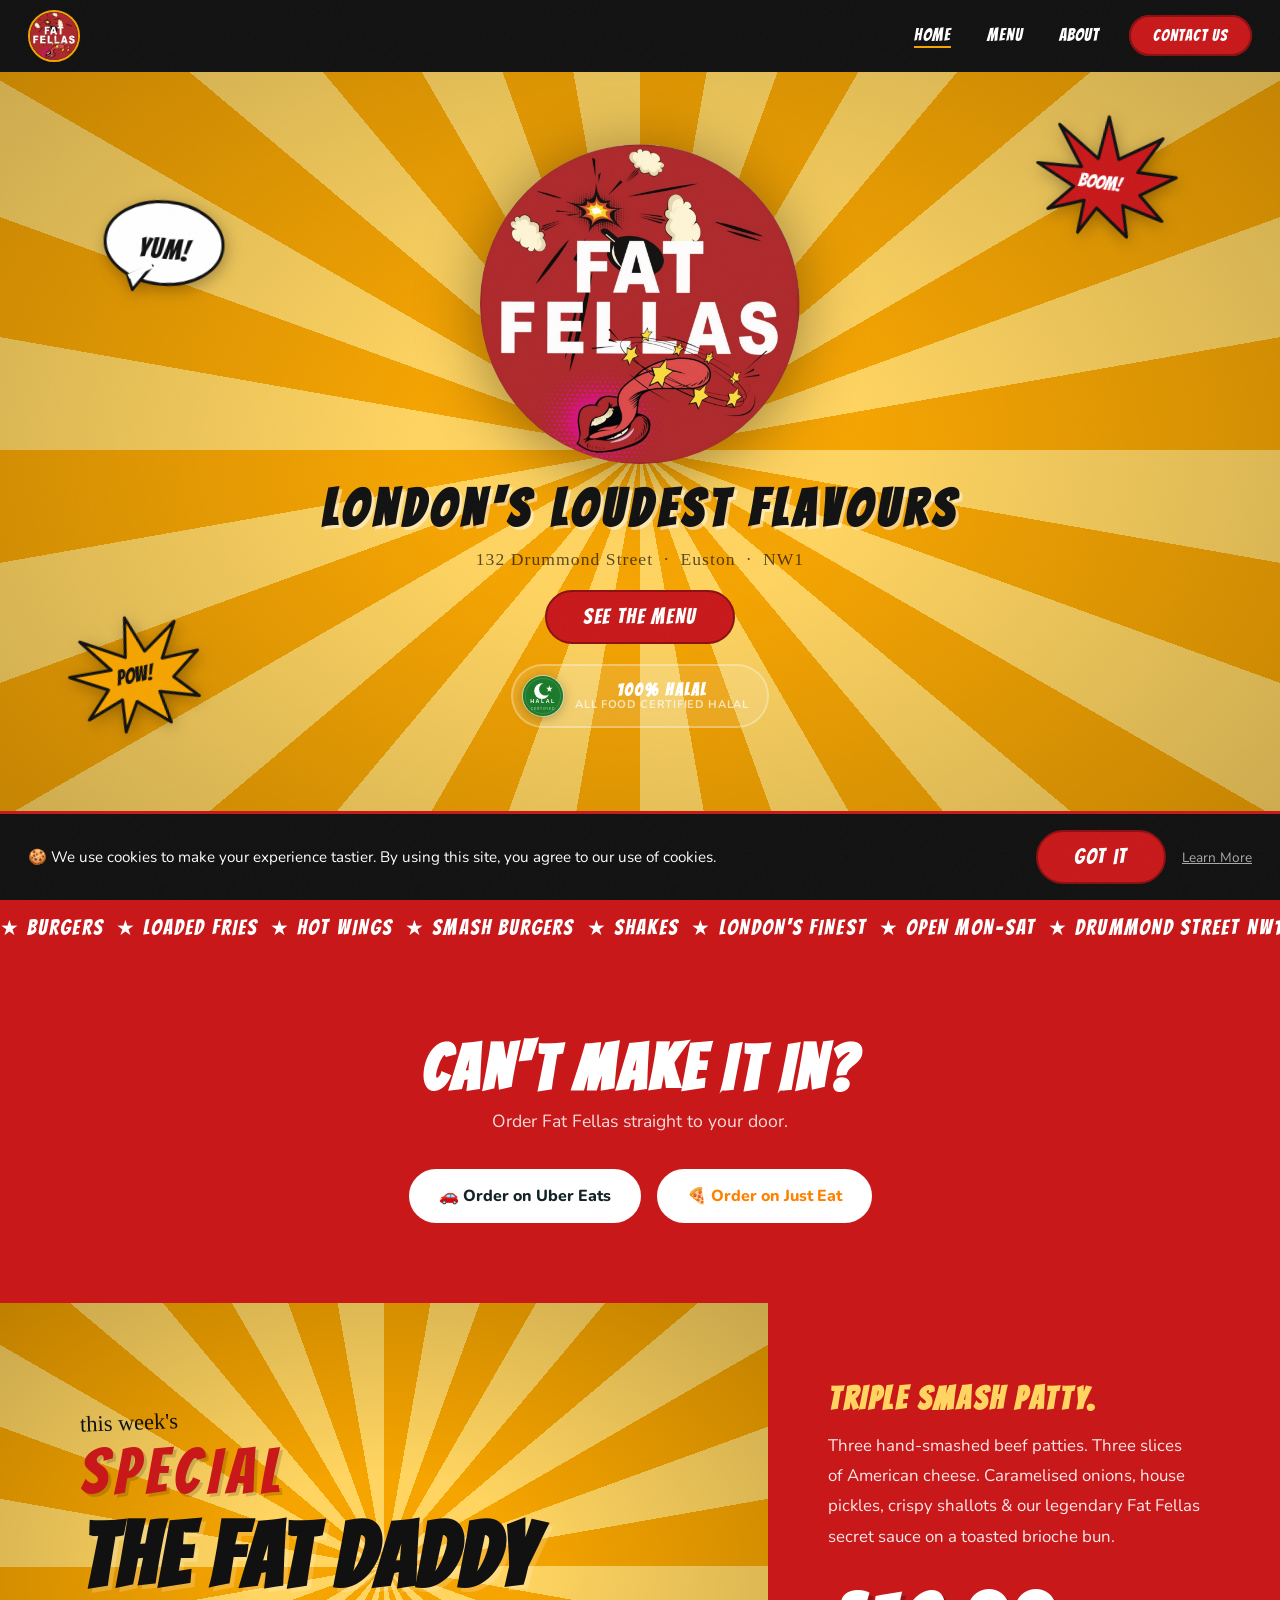
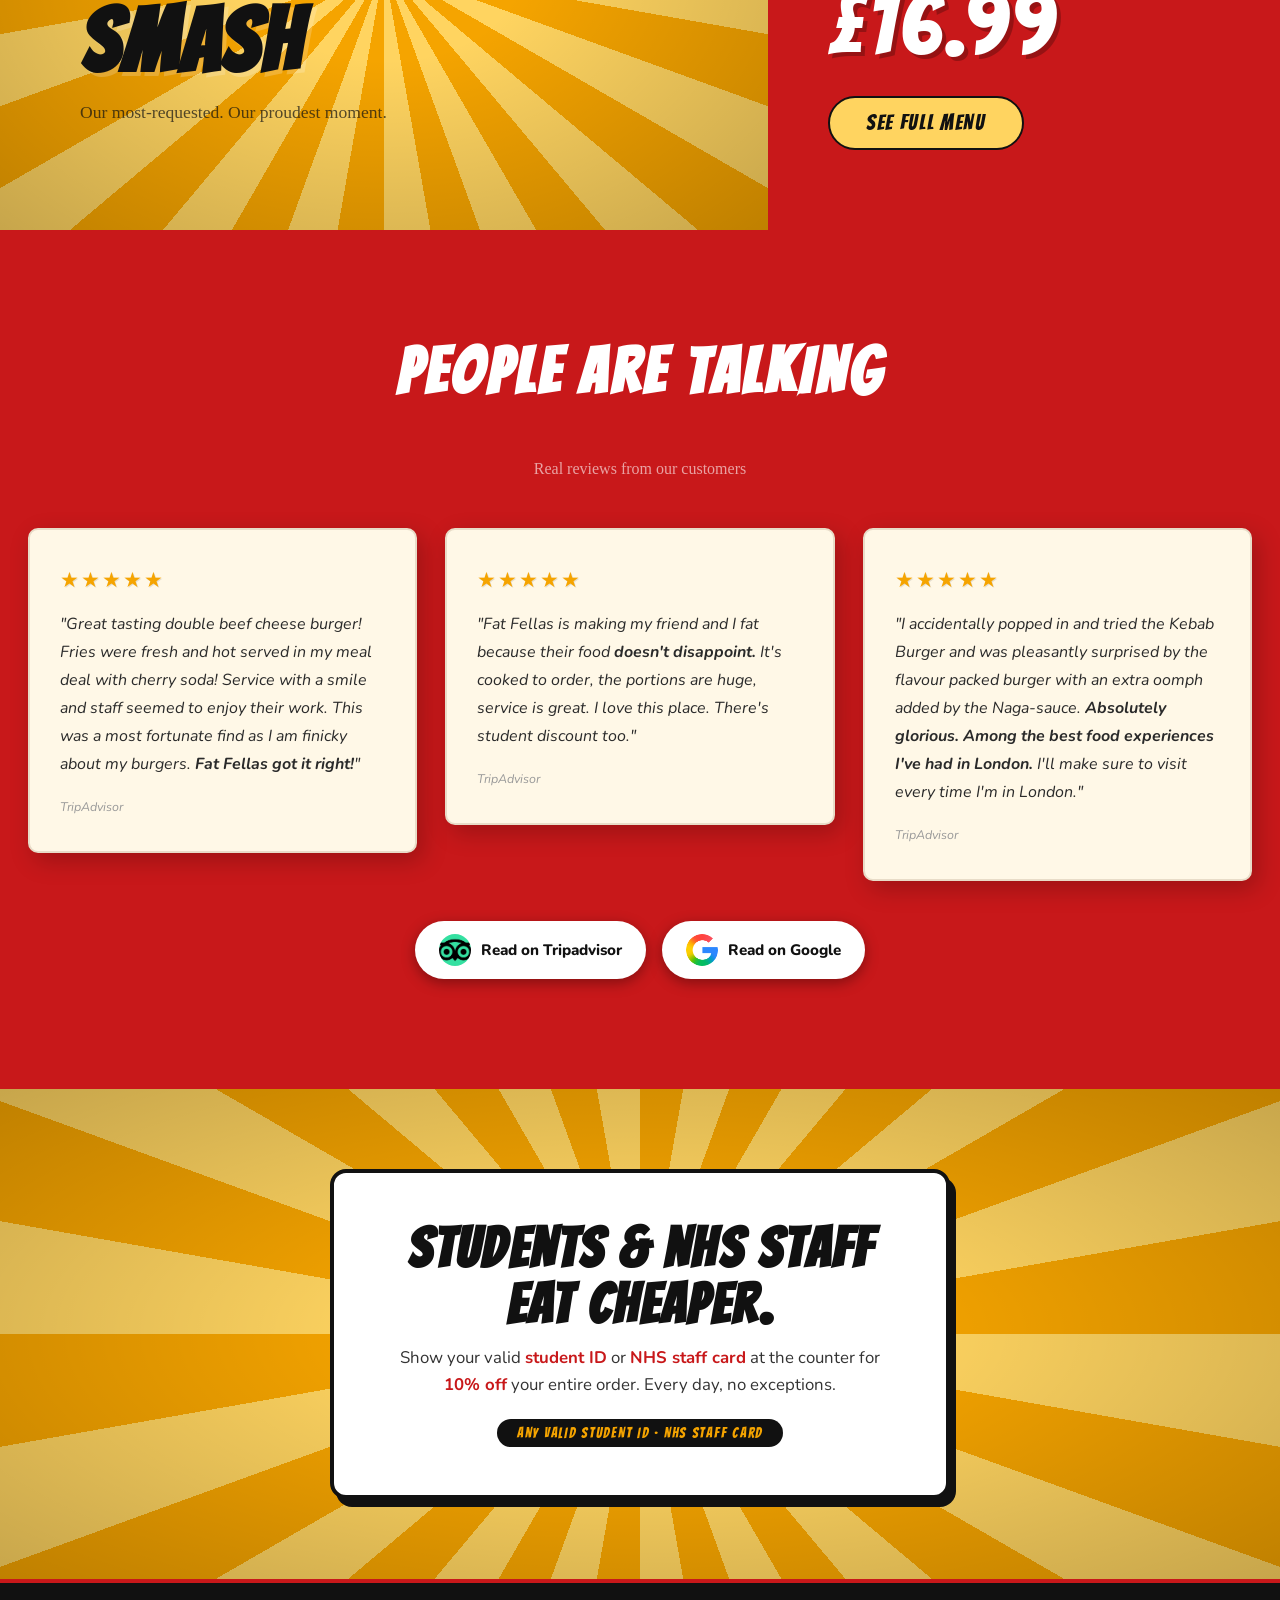
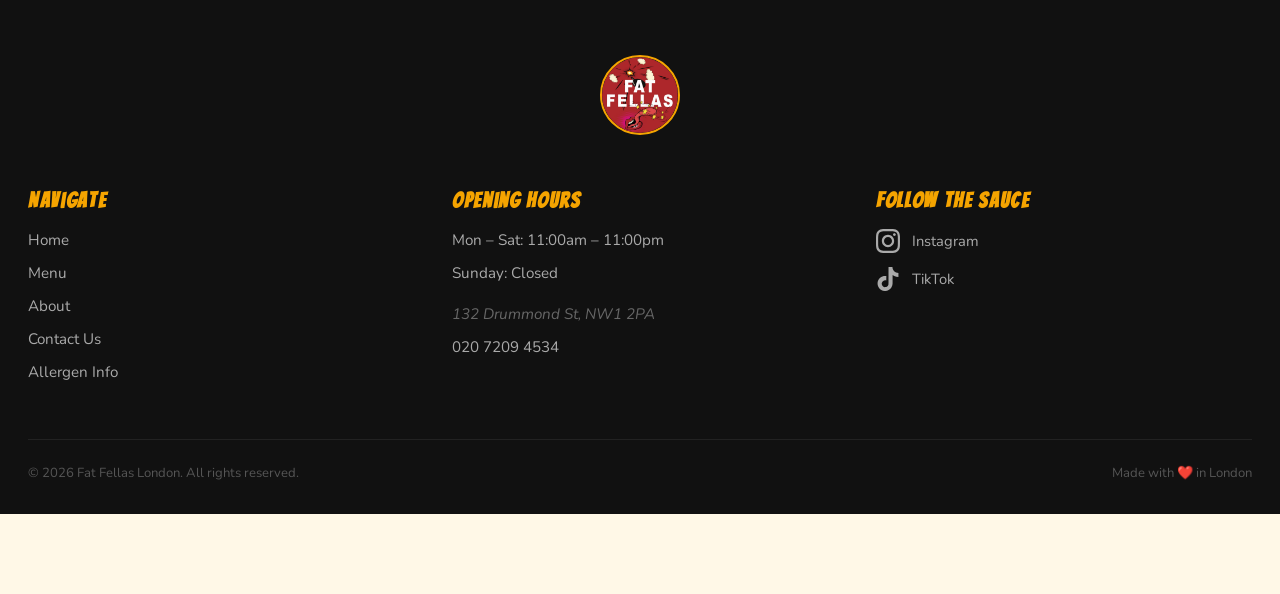
<file: index.html>
<!DOCTYPE html>
<html lang="en">
<head>
  <meta charset="UTF-8" />
  <meta name="viewport" content="width=device-width, initial-scale=1.0" />
  <title>Fat Fellas | London's Loudest Flavours | Drummond Street</title>
  <meta name="description" content="Fat Fellas — London's boldest smash burgers and loaded fries on Drummond Street, Euston NW1. 100% Halal. Open Mon–Sat 11am–11pm." />
  <link rel="canonical" href="https://fatfellaslondon.netlify.app/index.html" />
  <meta property="og:title" content="Fat Fellas | London's Loudest Flavours" />
  <meta property="og:description" content="Smash burgers, loaded fries and hot wings on Drummond Street, Euston. 100% Halal certified." />
  <meta property="og:image" content="https://fatfellaslondon.netlify.app/assets/logo.png" />
  <meta property="og:url" content="https://fatfellaslondon.netlify.app" />
  <meta property="og:type" content="restaurant" />
  <meta name="twitter:card" content="summary_large_image" />
  <link rel="icon" type="image/png" href="./assets/logo.png" />
  <link rel="preconnect" href="https://fonts.googleapis.com" />
  <link rel="preconnect" href="https://fonts.gstatic.com" crossorigin />
  <link href="https://fonts.googleapis.com/css2?family=Bangers&family=Nunito:ital,wght@0,400;0,600;0,700;0,800;1,400;1,700&family=Permanent+Marker&display=swap" rel="stylesheet" />
  <link rel="stylesheet" href="styles.css" />
  <script type="application/ld+json">
{
  "@context": "https://schema.org",
  "@type": "Restaurant",
  "name": "Fat Fellas",
  "image": "https://fatfellaslondon.netlify.app/assets/logo.png",
  "url": "https://fatfellaslondon.netlify.app",
  "telephone": "+442072094534",
  "address": {
    "@type": "PostalAddress",
    "streetAddress": "132 Drummond Street",
    "addressLocality": "London",
    "postalCode": "NW1 2PA",
    "addressCountry": "GB"
  },
  "geo": {
    "@type": "GeoCoordinates",
    "latitude": 51.5267,
    "longitude": -0.1367
  },
  "openingHoursSpecification": [
    {
      "@type": "OpeningHoursSpecification",
      "dayOfWeek": ["Monday","Tuesday","Wednesday","Thursday","Friday","Saturday"],
      "opens": "11:00",
      "closes": "23:00"
    }
  ],
  "servesCuisine": ["Burgers", "American", "Halal"],
  "priceRange": "££",
  "currenciesAccepted": "GBP",
  "paymentAccepted": "Cash, Credit Card",
  "hasMenu": "https://fatfellaslondon.netlify.app/menu.html",
  "sameAs": [
    "https://www.instagram.com/fatfellaslondon",
    "https://www.tiktok.com/@fatfellaslondon"
  ]
}
</script>
</head>
<body>

  <div class="grain" aria-hidden="true"></div>

  <!-- ===================== NAVIGATION ===================== -->
  <nav class="navbar" role="navigation" aria-label="Main navigation">
    <div class="nav-container">
      <a href="index.html" class="nav-logo"><img src="./assets/logo.png" alt="Fat Fellas" width="52" height="52"/></a>
      <ul class="nav-links" role="list">
        <li><a href="index.html" class="nav-link">Home</a></li>
        <li><a href="menu.html" class="nav-link">Menu</a></li>
        <li><a href="about.html" class="nav-link">About</a></li>
        <!-- <li><a href="gallery.html" class="nav-link">Gallery</a></li> -->
        <li><a href="find-us.html" class="nav-link nav-book">Contact Us</a></li>

      </ul>
      <button class="hamburger" aria-label="Toggle navigation menu" aria-expanded="false" aria-controls="mobile-menu">
        <span></span><span></span><span></span>
      </button>
    </div>
  </nav>

  <div class="mobile-menu" id="mobile-menu" role="dialog" aria-label="Mobile navigation">
    <ul role="list">
      <li><a href="index.html">Home</a></li>
      <li><a href="menu.html">Menu</a></li>
      <li><a href="about.html">About</a></li>
      <!-- <li><a href="gallery.html">Gallery</a></li> -->
      <li><a href="find-us.html" class="mobile-book">Contact Us</a></li>

    </ul>
  </div>

  <main>

    <!-- ===================== HERO ===================== -->
    <section id="hero" class="hero sunburst-bg" aria-label="Hero section">

      <!-- Floating comic speech bubbles -->
      <div class="comic-bubble boom" aria-hidden="true">
        <svg viewBox="0 0 150 130" xmlns="http://www.w3.org/2000/svg">
          <polygon points="75,8 90,48 130,22 110,58 148,58 115,80 140,102 100,92 108,122 75,98 60,124 62,92 28,105 50,80 12,62 55,60 28,22 70,50" fill="#C8181A" stroke="#111111" stroke-width="3" stroke-linejoin="round"/>
          <text x="75" y="72" font-family="Bangers, cursive" font-size="19" fill="#ffffff" text-anchor="middle" dominant-baseline="middle" letter-spacing="0">BOOM!</text>
        </svg>
      </div>

      <div class="comic-bubble pow" aria-hidden="true">
        <svg viewBox="0 0 140 120" xmlns="http://www.w3.org/2000/svg">
          <polygon points="70,6 84,42 118,18 100,52 136,50 108,72 130,95 92,84 98,116 68,90 52,118 54,86 18,100 42,74 6,55 48,55 22,22 64,45" fill="#F5A400" stroke="#111111" stroke-width="3" stroke-linejoin="round"/>
          <text x="70" y="64" font-family="Bangers, cursive" font-size="21" fill="#111111" text-anchor="middle" dominant-baseline="middle" letter-spacing="0">POW!</text>
        </svg>
      </div>

      <div class="comic-bubble yum" aria-hidden="true">
        <svg viewBox="0 0 130 110" xmlns="http://www.w3.org/2000/svg">
          <ellipse cx="62" cy="46" rx="60" ry="42" fill="#ffffff" stroke="#111111" stroke-width="3"/>
          <polygon points="28,82 52,70 34,96" fill="#ffffff" stroke="#111111" stroke-width="3" stroke-linejoin="round"/>
          <line x1="29" y1="83" x2="52" y2="70" stroke="#ffffff" stroke-width="5"/>
          <text x="62" y="52" font-family="Bangers, cursive" font-size="28" fill="#111111" text-anchor="middle" dominant-baseline="middle" letter-spacing="1">YUM!</text>
        </svg>
      </div>

      <!-- Hero Content -->
      <div class="hero-content">
        <img src="./assets/logo.png" alt="Fat Fellas" class="hero-logo" width="300" height="300" />
        <h1 class="hero-tagline">LONDON'S LOUDEST FLAVOURS</h1>
        <p class="hero-location">132 Drummond Street &nbsp;·&nbsp; Euston &nbsp;·&nbsp; NW1</p>
        <div class="hero-ctas">
          <a href="menu.html" class="btn btn-red">SEE THE MENU</a>
        </div>
        <!-- Halal badge -->
        <div class="hero-halal" aria-label="100% Halal">
          <div class="halal-badge">
            <svg class="halal-svg" viewBox="0 0 90 90" xmlns="http://www.w3.org/2000/svg" aria-hidden="true">
              <circle cx="45" cy="45" r="42" fill="#1a7a28" stroke="rgba(255,255,255,0.6)" stroke-width="2"/>
              <circle cx="45" cy="45" r="36" fill="none" stroke="rgba(255,255,255,0.2)" stroke-width="1.5"/>
              <circle cx="43" cy="35" r="16" fill="white"/>
              <circle cx="50" cy="31" r="13" fill="#1a7a28"/>
              <polygon points="58,23 59.5,28 64.5,28 60.5,31.5 62,36.5 58,33.5 54,36.5 55.5,31.5 51.5,28 56.5,28" fill="white"/>
              <text x="45" y="60" font-family="Arial,sans-serif" font-size="11" fill="white" text-anchor="middle" font-weight="900" letter-spacing="3">HALAL</text>
              <text x="45" y="73" font-family="Arial,sans-serif" font-size="7" fill="rgba(255,255,255,0.75)" text-anchor="middle" letter-spacing="1.5">CERTIFIED</text>
            </svg>
            <div class="halal-badge-text">
              <strong>100% HALAL</strong>
              <span>All food certified halal</span>
            </div>
          </div>
        </div>
      </div>

      <!-- Torn paper edge -->
      <div class="hero-tear" aria-hidden="true">
        <svg xmlns="http://www.w3.org/2000/svg" viewBox="0 0 1440 90" preserveAspectRatio="none">
          <path d="M0,90 L0,60 C12,66 24,50 40,58 C56,66 68,44 88,54 C108,64 118,40 138,50 C158,60 172,36 192,46 C212,56 226,32 246,44 C266,56 278,30 298,42 C318,54 332,28 352,40 C372,52 386,26 406,38 C426,50 438,24 458,36 C478,48 494,22 514,35 C534,48 548,24 568,36 C588,48 602,22 622,35 C642,48 658,24 678,36 C698,48 712,22 732,35 C752,48 768,26 788,38 C808,50 822,28 842,40 C862,52 876,28 896,40 C916,52 930,26 950,38 C970,50 984,26 1004,38 C1024,50 1038,28 1058,40 C1078,52 1092,30 1112,42 C1132,54 1148,32 1168,44 C1188,56 1202,34 1222,46 C1242,58 1258,36 1278,50 C1298,64 1312,44 1332,56 C1352,68 1368,48 1388,60 C1404,70 1420,56 1440,64 L1440,90 Z" fill="#FFF8E7"/>
        </svg>
      </div>
    </section>

    <!-- ===================== MARQUEE ===================== -->
    <div class="marquee-section" aria-label="Menu highlights ticker">
      <div class="marquee-wrapper">
        <div class="marquee-track">
          <span>★ BURGERS &nbsp;★ LOADED FRIES &nbsp;★ HOT WINGS &nbsp;★ SMASH BURGERS &nbsp;★ SHAKES &nbsp;★ LONDON'S FINEST &nbsp;★ OPEN MON–SAT &nbsp;★ DRUMMOND STREET NW1 &nbsp;</span>
          <span aria-hidden="true">★ BURGERS &nbsp;★ LOADED FRIES &nbsp;★ HOT WINGS &nbsp;★ SMASH BURGERS &nbsp;★ SHAKES &nbsp;★ LONDON'S FINEST &nbsp;★ OPEN MON–SAT &nbsp;★ DRUMMOND STREET NW1 &nbsp;</span>
        </div>
      </div>
    </div>

    <!-- ===================== ORDER ONLINE ===================== -->
    <section class="order-online-section" aria-label="Order online">
      <div class="container">
        <div class="order-online-inner fade-up">
          <h2 class="order-online-title">CAN'T MAKE IT IN?</h2>
          <p class="order-online-sub">Order Fat Fellas straight to your door.</p>
          <div class="delivery-btns">
            <a href="https://www.ubereats.com/gb/store/fat-fellas-burgers/spS4lsp4Wp2u65dFcGi7Kg?srsltid=AfmBOoouEy3I_e19JyUfpWCsqmUq_otcLyf9pVREVUrMn1-zoZGMdw-r" target="_blank" rel="noopener noreferrer" class="delivery-btn ubereats">🚗 Order on Uber Eats</a>
            <a href="https://www.just-eat.co.uk/restaurants-fat-face-burgers-regents-park/menu" target="_blank" rel="noopener noreferrer" class="delivery-btn justeat">🍕 Order on Just Eat</a>
          </div>
        </div>
      </div>
    </section>

    <!-- ===================== SPECIALS ===================== -->
    <section id="specials" class="specials-section" aria-label="Featured dish">
      <div class="specials-left sunburst-bg">
        <div class="specials-left-content">
          <p class="specials-label">this week's</p>
          <p class="specials-word">SPECIAL</p>
          <h2 class="specials-dish">THE FAT DADDY SMASH</h2>
          <p class="specials-sub">Our most-requested. Our proudest moment.</p>
        </div>
      </div>

      <div class="splat-wrap" aria-hidden="true">
        <svg class="splat-svg" viewBox="0 0 260 260" xmlns="http://www.w3.org/2000/svg">
          <polygon points="130,12 150,78 202,38 178,100 248,82 208,136 268,148 208,162 248,218 178,200 202,262 150,222 130,288 110,222 58,262 82,200 12,218 52,162 -8,148 52,136 12,82 82,100 58,38 110,78" fill="#111111" stroke="#111111" stroke-width="2" stroke-linejoin="round"/>
          <polygon points="130,28 148,84 196,48 174,106 240,90 202,140 258,152 202,166 240,212 174,196 196,252 148,216 130,272 112,216 64,252 86,196 20,212 58,166 2,152 58,140 20,90 86,106 64,48 112,84" fill="#F5A400" stroke="#111111" stroke-width="2" stroke-linejoin="round"/>
          <text x="130" y="145" font-family="Bangers, cursive" font-size="22" fill="#111111" text-anchor="middle" dominant-baseline="middle" letter-spacing="1">NEW!</text>
        </svg>
      </div>

      <div class="specials-right">
        <div class="specials-right-content">
          <h3 class="specials-desc-title">TRIPLE SMASH PATTY.</h3>
          <p class="specials-desc">Three hand-smashed beef patties. Three slices of American cheese. Caramelised onions, house pickles, crispy shallots &amp; our legendary Fat Fellas secret sauce on a toasted brioche bun.</p>
          <div class="specials-price">£16.99</div>
          <a href="menu.html" class="btn btn-yellow">SEE FULL MENU</a>
        </div>
      </div>
    </section>

    <!-- ===================== TESTIMONIALS ===================== -->
    <section class="testimonials-section" aria-label="Customer reviews">
      <div class="container">
        <div class="testimonials-header fade-up">
          <h2 class="testimonials-title">PEOPLE ARE TALKING</h2>
          <p class="testimonials-source">Real reviews from our customers</p>
        </div>
        <div class="testimonials-grid">

          <article class="testimonial-card fade-up" style="--tilt: -1.5deg;">
            <div class="stars" aria-label="Five stars">★★★★★</div>
            <blockquote>
              <p>"Great tasting double beef cheese burger! Fries were fresh and hot served in my meal deal with cherry soda! Service with a smile and staff seemed to enjoy their work. This was a most fortunate find as I am finicky about my burgers. <strong>Fat Fellas got it right!</strong>"</p>
            </blockquote>
            <p class="testimonial-platform">TripAdvisor</p>
          </article>

          <article class="testimonial-card fade-up" style="--tilt: 0.8deg;">
            <div class="stars" aria-label="Five stars">★★★★★</div>
            <blockquote>
              <p>"Fat Fellas is making my friend and I fat because their food <strong>doesn't disappoint.</strong> It's cooked to order, the portions are huge, service is great. I love this place. There's student discount too."</p>
            </blockquote>
            <p class="testimonial-platform">TripAdvisor</p>
          </article>

          <article class="testimonial-card fade-up" style="--tilt: -0.8deg;">
            <div class="stars" aria-label="Five stars">★★★★★</div>
            <blockquote>
              <p>"I accidentally popped in and tried the Kebab Burger and was pleasantly surprised by the flavour packed burger with an extra oomph added by the Naga-sauce. <strong>Absolutely glorious. Among the best food experiences I've had in London.</strong> I'll make sure to visit every time I'm in London."</p>
            </blockquote>
            <p class="testimonial-platform">TripAdvisor</p>
          </article>

        </div>
        <div class="review-btns fade-up">
          <a href="https://www.tripadvisor.co.uk/Restaurant_Review-g186338-d27271869-Reviews-Fat_Fellas-London_England.html" target="_blank" rel="noopener noreferrer" class="review-btn review-btn--ta">
            <img src="./assets/tripadvisor_logo.png" alt="Tripadvisor" class="review-btn-logo" />
            <span>Read on Tripadvisor</span>
          </a>
          <a href="https://www.google.com/search?sca_esv=df3bf9aa0d357044&rlz=1C5CHFA_enGB1099GB1099&sxsrf=ANbL-n5HFBoOC0sLXPVFWAwN6JT94RY6VA:1773800557496&si=AL3DRZEsmMGCryMMFSHJ3StBhOdZ2-6yYkXd_doETEE1OR-qOdJsc6qQFrUcIqrGTpEboygJx5sfSrgiRVBDYWCPRM84Ghdu01G63_qDYZ5lLqJZQ4ALhYQPq_eGjGJ_PYOw_w5cnWel&q=Fat+Fellas+Reviews&sa=X&ved=2ahUKEwis54aBsqiTAxVwUUEAHR2iCn4Q0bkNegQILRAF&biw=1920&bih=958&dpr=1" target="_blank" rel="noopener noreferrer" class="review-btn review-btn--g">
            <img src="./assets/google_logo.svg.png" alt="Google" class="review-btn-logo" />
            <span>Read on Google</span>
          </a>
        </div>
      </div>
    </section>

    <!-- ===================== STUDENT DISCOUNT ===================== -->
    <section class="student-section sunburst-bg" aria-label="Student discount">
      <div class="container">
        <div class="student-inner fade-up">
          <div class="student-box">
            <h2 class="student-title">STUDENTS &amp; NHS STAFF EAT CHEAPER.</h2>
            <p class="student-body">Show your valid <strong>student ID</strong> or <strong>NHS staff card</strong> at the counter for <strong>10% off</strong> your entire order. Every day, no exceptions.</p>
            <div class="student-badge">ANY VALID STUDENT ID · NHS STAFF CARD</div>
          </div>
        </div>
      </div>
    </section>

  </main>

  <!-- ===================== FOOTER ===================== -->
  <footer class="footer" role="contentinfo">
    <div class="footer-inner">
      <div class="footer-logo-wrap">
        <img src="./assets/logo.png" alt="Fat Fellas" class="footer-logo" width="80" height="80" loading="lazy"/>
      </div>
      <div class="footer-cols">
        <div class="footer-col">
          <h4 class="footer-col-title">Navigate</h4>
          <ul role="list">
            <li><a href="index.html">Home</a></li>
            <li><a href="menu.html">Menu</a></li>
            <li><a href="about.html">About</a></li>
            <!-- <li><a href="gallery.html">Gallery</a></li> -->
            <li><a href="find-us.html">Contact Us</a></li>
            <li><a href="allergens.html">Allergen Info</a></li>
          </ul>
        </div>
        <div class="footer-col">
          <h4 class="footer-col-title">Opening Hours</h4>
          <ul role="list">
            <li>Mon – Sat: 11:00am – 11:00pm</li>
            <li>Sunday: Closed</li>
            <li class="footer-address">132 Drummond St, NW1 2PA</li>
            <li><a href="tel:02072094534" style="color:#aaa;">020 7209 4534</a></li>
          </ul>
        </div>
        <div class="footer-col">
          <h4 class="footer-col-title">Follow the Sauce</h4>
          <div class="footer-socials">
            <a href="https://www.instagram.com/fatfellaslondon" target="_blank" rel="noopener noreferrer" class="social-link" aria-label="Instagram">
              <svg width="24" height="24" viewBox="0 0 24 24" fill="currentColor" aria-hidden="true"><path d="M12 2.163c3.204 0 3.584.012 4.85.07 3.252.148 4.771 1.691 4.919 4.919.058 1.265.069 1.645.069 4.849 0 3.205-.012 3.584-.069 4.849-.149 3.225-1.664 4.771-4.919 4.919-1.266.058-1.644.07-4.85.07-3.204 0-3.584-.012-4.849-.07-3.26-.149-4.771-1.699-4.919-4.92-.058-1.265-.07-1.644-.07-4.849 0-3.204.013-3.583.07-4.849.149-3.227 1.664-4.771 4.919-4.919 1.266-.057 1.645-.069 4.849-.069zm0-2.163c-3.259 0-3.667.014-4.947.072-4.358.2-6.78 2.618-6.98 6.98-.059 1.281-.073 1.689-.073 4.948 0 3.259.014 3.668.072 4.948.2 4.358 2.618 6.78 6.98 6.98 1.281.058 1.689.072 4.948.072 3.259 0 3.668-.014 4.948-.072 4.354-.2 6.782-2.618 6.979-6.98.059-1.28.073-1.689.073-4.948 0-3.259-.014-3.667-.072-4.947-.196-4.354-2.617-6.78-6.979-6.98-1.281-.059-1.69-.073-4.949-.073zm0 5.838c-3.403 0-6.162 2.759-6.162 6.162s2.759 6.163 6.162 6.163 6.162-2.759 6.162-6.163c0-3.403-2.759-6.162-6.162-6.162zm0 10.162c-2.209 0-4-1.79-4-4 0-2.209 1.791-4 4-4s4 1.791 4 4c0 2.21-1.791 4-4 4zm6.406-11.845c-.796 0-1.441.645-1.441 1.44s.645 1.44 1.441 1.44c.795 0 1.439-.645 1.439-1.44s-.644-1.44-1.439-1.44z"/></svg>
              <span>Instagram</span>
            </a>
            <a href="https://www.tiktok.com/@fatfellaslondon" target="_blank" rel="noopener noreferrer" class="social-link" aria-label="TikTok">
              <svg width="24" height="24" viewBox="0 0 24 24" fill="currentColor" aria-hidden="true"><path d="M12.525.02c1.31-.02 2.61-.01 3.91-.02.08 1.53.63 3.09 1.75 4.17 1.12 1.11 2.7 1.62 4.24 1.79v4.03c-1.44-.05-2.89-.35-4.2-.97-.57-.26-1.1-.59-1.62-.93-.01 2.92.01 5.84-.02 8.75-.08 1.4-.54 2.79-1.35 3.94-1.31 1.92-3.58 3.17-5.91 3.21-1.43.08-2.86-.31-4.08-1.03-2.02-1.19-3.44-3.37-3.65-5.71-.02-.5-.03-1-.01-1.49.18-1.9 1.12-3.72 2.58-4.96 1.66-1.44 3.98-2.13 6.15-1.72.02 1.48-.04 2.96-.04 4.44-.99-.32-2.15-.23-3.02.37-.63.41-1.11 1.04-1.36 1.75-.21.51-.15 1.07-.14 1.61.24 1.64 1.82 3.02 3.5 2.87 1.12-.01 2.19-.66 2.77-1.61.19-.33.4-.67.41-1.06.1-1.79.06-3.57.07-5.36.01-4.03-.01-8.05.02-12.07z"/></svg>
              <span>TikTok</span>
            </a>
          </div>
        </div>
      </div>
      <div class="footer-bottom">
        <p>&copy; 2026 Fat Fellas London. All rights reserved.</p>
        <p>Made with ❤️ in London</p>
      </div>
    </div>
  </footer>

  <script src="main.js"></script>
  <script src="cookie.js"></script>
</body>
</html>
</file>
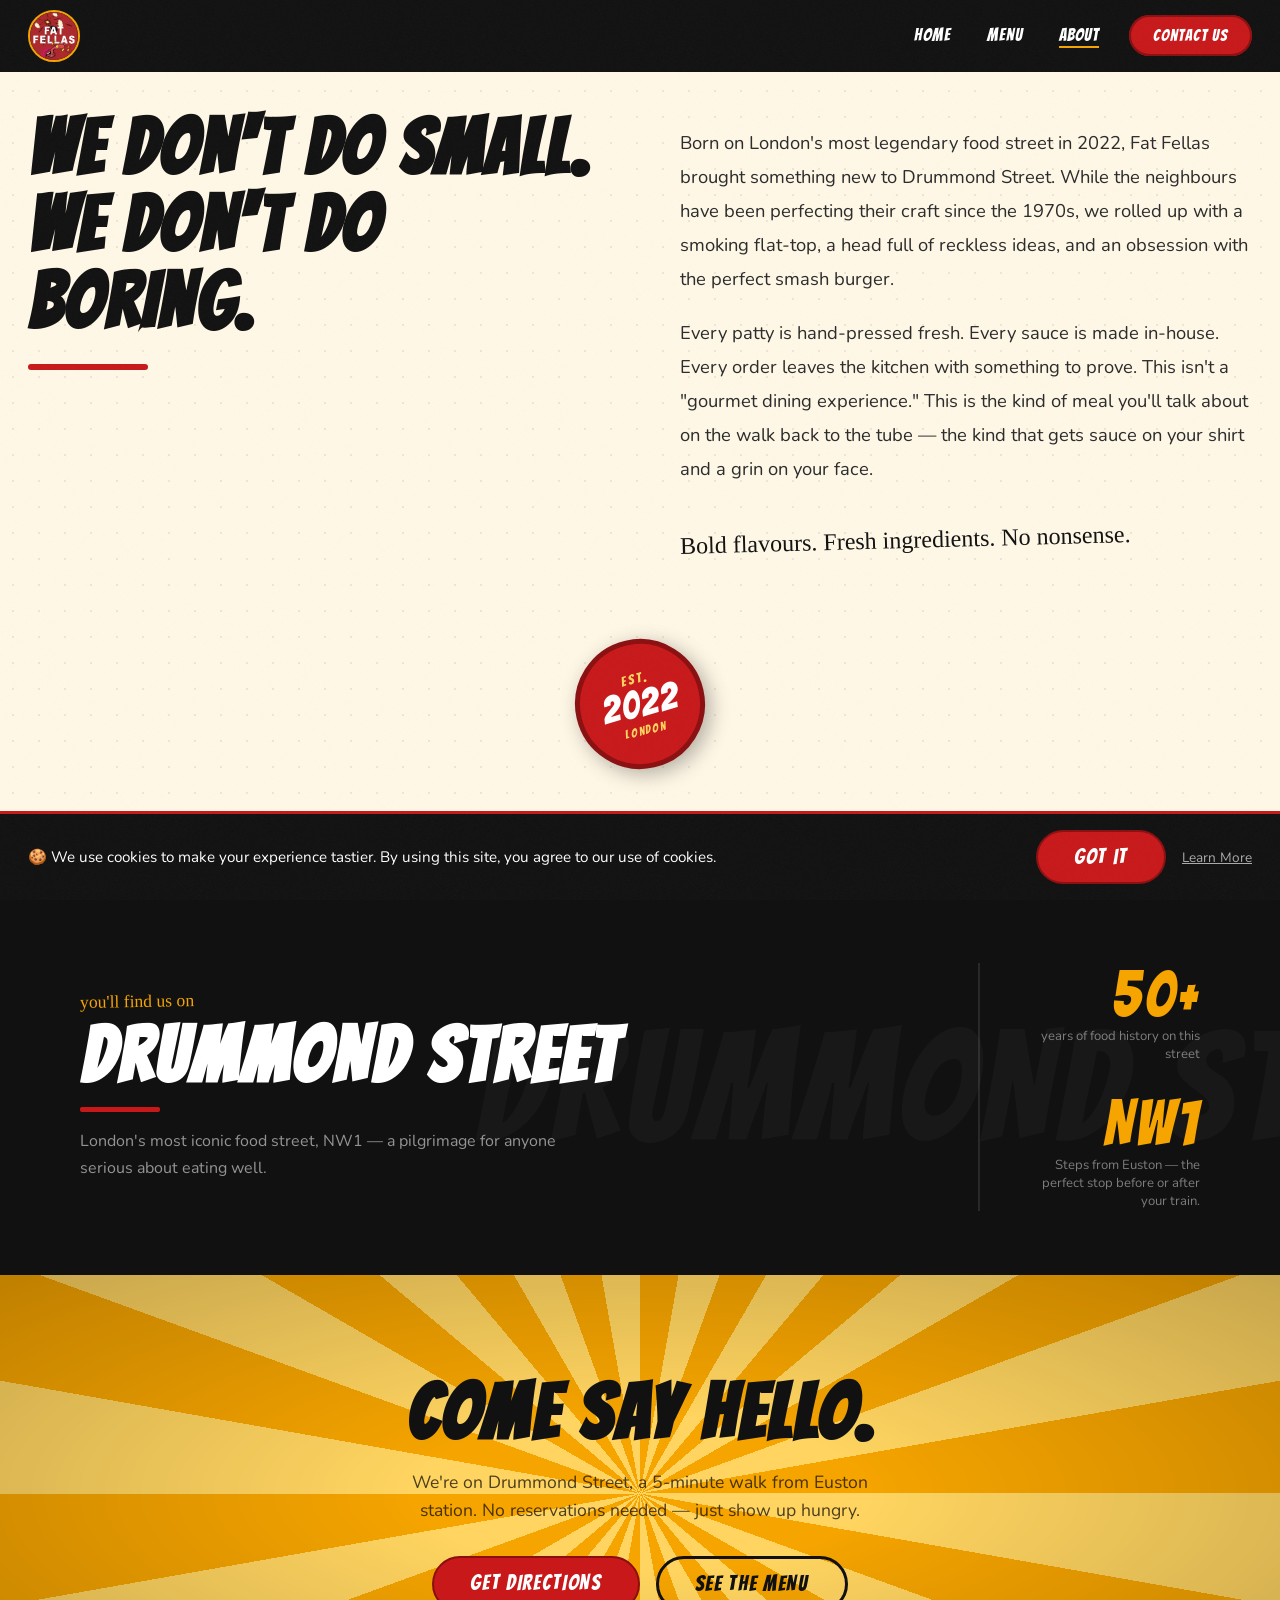
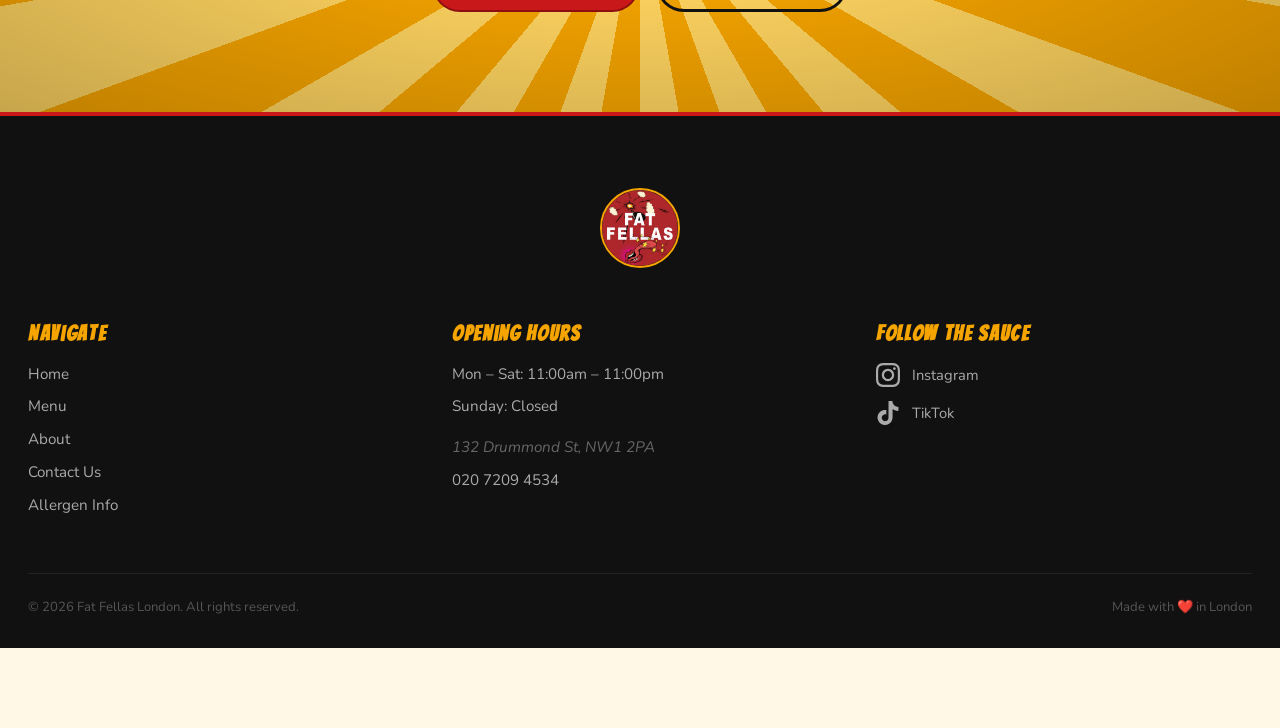
<file: about.html>
<!DOCTYPE html>
<html lang="en">
<head>
  <meta charset="UTF-8" />
  <meta name="viewport" content="width=device-width, initial-scale=1.0" />
  <title>Fat Fellas | About</title>
  <meta name="description" content="Fat Fellas — London's boldest smash burgers and loaded fries on Drummond Street, Euston NW1. 100% Halal. Open Mon–Sat 11am–11pm." />
  <link rel="canonical" href="https://fatfellaslondon.netlify.app/about.html" />
  <meta property="og:title" content="Fat Fellas | London's Loudest Flavours" />
  <meta property="og:description" content="Smash burgers, loaded fries and hot wings on Drummond Street, Euston. 100% Halal certified." />
  <meta property="og:image" content="https://fatfellaslondon.netlify.app/assets/logo.png" />
  <meta property="og:url" content="https://fatfellaslondon.netlify.app" />
  <meta property="og:type" content="restaurant" />
  <meta name="twitter:card" content="summary_large_image" />
  <link rel="icon" type="image/png" href="./assets/logo.png" />
  <link rel="preconnect" href="https://fonts.googleapis.com" />
  <link rel="preconnect" href="https://fonts.gstatic.com" crossorigin />
  <link href="https://fonts.googleapis.com/css2?family=Bangers&family=Nunito:ital,wght@0,400;0,600;0,700;0,800;1,400;1,700&family=Permanent+Marker&display=swap" rel="stylesheet" />
  <link rel="stylesheet" href="styles.css" />
  <script type="application/ld+json">
{
  "@context": "https://schema.org",
  "@type": "Restaurant",
  "name": "Fat Fellas",
  "image": "https://fatfellaslondon.netlify.app/assets/logo.png",
  "url": "https://fatfellaslondon.netlify.app",
  "telephone": "+442072094534",
  "address": {
    "@type": "PostalAddress",
    "streetAddress": "132 Drummond Street",
    "addressLocality": "London",
    "postalCode": "NW1 2PA",
    "addressCountry": "GB"
  },
  "geo": {
    "@type": "GeoCoordinates",
    "latitude": 51.5267,
    "longitude": -0.1367
  },
  "openingHoursSpecification": [
    {
      "@type": "OpeningHoursSpecification",
      "dayOfWeek": ["Monday","Tuesday","Wednesday","Thursday","Friday","Saturday"],
      "opens": "11:00",
      "closes": "23:00"
    }
  ],
  "servesCuisine": ["Burgers", "American", "Halal"],
  "priceRange": "££",
  "currenciesAccepted": "GBP",
  "paymentAccepted": "Cash, Credit Card",
  "hasMenu": "https://fatfellaslondon.netlify.app/menu.html",
  "sameAs": [
    "https://www.instagram.com/fatfellaslondon",
    "https://www.tiktok.com/@fatfellaslondon"
  ]
}
</script>
</head>
<body>

  <div class="grain" aria-hidden="true"></div>

  <!-- ===================== NAVIGATION ===================== -->
  <nav class="navbar" role="navigation" aria-label="Main navigation">
    <div class="nav-container">
      <a href="index.html" class="nav-logo"><img src="./assets/logo.png" alt="Fat Fellas" width="52" height="52"/></a>
      <ul class="nav-links" role="list">
        <li><a href="index.html" class="nav-link">Home</a></li>
        <li><a href="menu.html" class="nav-link">Menu</a></li>
        <li><a href="about.html" class="nav-link">About</a></li>
        <!-- <li><a href="gallery.html" class="nav-link">Gallery</a></li> -->
        <li><a href="find-us.html" class="nav-link nav-book">Contact Us</a></li>

      </ul>
      <button class="hamburger" aria-label="Toggle navigation menu" aria-expanded="false" aria-controls="mobile-menu">
        <span></span><span></span><span></span>
      </button>
    </div>
  </nav>

  <div class="mobile-menu" id="mobile-menu" role="dialog" aria-label="Mobile navigation">
    <ul role="list">
      <li><a href="index.html">Home</a></li>
      <li><a href="menu.html">Menu</a></li>
      <li><a href="about.html">About</a></li>
      <!-- <li><a href="gallery.html">Gallery</a></li> -->
      <li><a href="find-us.html" class="mobile-book">Contact Us</a></li>

    </ul>
  </div>

  <main>

    <!-- ===================== ABOUT ===================== -->
    <section id="about" class="about-section section-first">
      <div class="container">
        <div class="about-grid">
          <div class="about-left">
            <h2 class="about-headline fade-up">WE DON'T DO SMALL.<br>WE DON'T DO<br>BORING.</h2>
            <div class="red-underline fade-up"></div>
          </div>
          <div class="about-right fade-up">
            <p>Born on London's most legendary food street in 2022, Fat Fellas brought something new to Drummond Street. While the neighbours have been perfecting their craft since the 1970s, we rolled up with a smoking flat-top, a head full of reckless ideas, and an obsession with the perfect smash burger.</p>
            <p>Every patty is hand-pressed fresh. Every sauce is made in-house. Every order leaves the kitchen with something to prove. This isn't a "gourmet dining experience." This is the kind of meal you'll talk about on the walk back to the tube — the kind that gets sauce on your shirt and a grin on your face.</p>
            <p class="about-handwritten">Bold flavours. Fresh ingredients. No nonsense.</p>
          </div>
        </div>

        <div class="since-badge" aria-label="Established since 2022">
          <span class="badge-est">EST.</span>
          <span class="badge-year">2022</span>
          <span class="badge-london">LONDON</span>
        </div>
      </div>
    </section>

    <!-- ===================== DRUMMOND STREET STRIP ===================== -->
    <div class="drummond-strip" aria-label="Location feature">
      <div class="drummond-inner">
        <div class="drummond-left">
          <p class="drummond-eyebrow">you'll find us on</p>
          <h2 class="drummond-name">DRUMMOND STREET</h2>
          <p class="drummond-sub">London's most iconic food street, NW1 — a pilgrimage for anyone serious about eating well.</p>
        </div>
        <div class="drummond-right">
          <div class="drummond-stat">
            <span class="stat-num">50+</span>
            <span class="stat-label">years of food history on this street</span>
          </div>
          <div class="drummond-stat">
            <span class="stat-num">NW1</span>
            <span class="stat-label">Steps from Euston — the perfect stop before or after your train.</span>
          </div>
        </div>
      </div>
    </div>

    <!-- ===================== VISIT CTA ===================== -->
    <section class="visit-cta-section sunburst-bg" aria-label="Visit us">
      <div class="container">
        <div class="visit-cta-inner fade-up">
          <h2 class="visit-cta-title">COME SAY HELLO.</h2>
          <p class="visit-cta-body">We're on Drummond Street, a 5-minute walk from Euston station. No reservations needed — just show up hungry.</p>
          <div class="visit-cta-btns">
            <a href="find-us.html" class="btn btn-red">GET DIRECTIONS</a>
            <a href="menu.html" class="btn btn-outline-dark">SEE THE MENU</a>
          </div>
        </div>
      </div>
    </section>

  </main>

  <!-- ===================== FOOTER ===================== -->
  <footer class="footer" role="contentinfo">
    <div class="footer-inner">
      <div class="footer-logo-wrap">
        <img src="./assets/logo.png" alt="Fat Fellas" class="footer-logo" width="80" height="80" loading="lazy"/>
      </div>
      <div class="footer-cols">
        <div class="footer-col">
          <h4 class="footer-col-title">Navigate</h4>
          <ul role="list">
            <li><a href="index.html">Home</a></li>
            <li><a href="menu.html">Menu</a></li>
            <li><a href="about.html">About</a></li>
            <!-- <li><a href="gallery.html">Gallery</a></li> -->
            <li><a href="find-us.html">Contact Us</a></li>
            <li><a href="allergens.html">Allergen Info</a></li>
          </ul>
        </div>
        <div class="footer-col">
          <h4 class="footer-col-title">Opening Hours</h4>
          <ul role="list">
            <li>Mon – Sat: 11:00am – 11:00pm</li>
            <li>Sunday: Closed</li>
            <li class="footer-address">132 Drummond St, NW1 2PA</li>
            <li><a href="tel:02072094534" style="color:#aaa;">020 7209 4534</a></li>
          </ul>
        </div>
        <div class="footer-col">
          <h4 class="footer-col-title">Follow the Sauce</h4>
          <div class="footer-socials">
            <a href="https://www.instagram.com/fatfellaslondon" target="_blank" rel="noopener noreferrer" class="social-link" aria-label="Instagram">
              <svg width="24" height="24" viewBox="0 0 24 24" fill="currentColor" aria-hidden="true"><path d="M12 2.163c3.204 0 3.584.012 4.85.07 3.252.148 4.771 1.691 4.919 4.919.058 1.265.069 1.645.069 4.849 0 3.205-.012 3.584-.069 4.849-.149 3.225-1.664 4.771-4.919 4.919-1.266.058-1.644.07-4.85.07-3.204 0-3.584-.012-4.849-.07-3.26-.149-4.771-1.699-4.919-4.92-.058-1.265-.07-1.644-.07-4.849 0-3.204.013-3.583.07-4.849.149-3.227 1.664-4.771 4.919-4.919 1.266-.057 1.645-.069 4.849-.069zm0-2.163c-3.259 0-3.667.014-4.947.072-4.358.2-6.78 2.618-6.98 6.98-.059 1.281-.073 1.689-.073 4.948 0 3.259.014 3.668.072 4.948.2 4.358 2.618 6.78 6.98 6.98 1.281.058 1.689.072 4.948.072 3.259 0 3.668-.014 4.948-.072 4.354-.2 6.782-2.618 6.979-6.98.059-1.28.073-1.689.073-4.948 0-3.259-.014-3.667-.072-4.947-.196-4.354-2.617-6.78-6.979-6.98-1.281-.059-1.69-.073-4.949-.073zm0 5.838c-3.403 0-6.162 2.759-6.162 6.162s2.759 6.163 6.162 6.163 6.162-2.759 6.162-6.163c0-3.403-2.759-6.162-6.162-6.162zm0 10.162c-2.209 0-4-1.79-4-4 0-2.209 1.791-4 4-4s4 1.791 4 4c0 2.21-1.791 4-4 4zm6.406-11.845c-.796 0-1.441.645-1.441 1.44s.645 1.44 1.441 1.44c.795 0 1.439-.645 1.439-1.44s-.644-1.44-1.439-1.44z"/></svg>
              <span>Instagram</span>
            </a>
            <a href="https://www.tiktok.com/@fatfellaslondon" target="_blank" rel="noopener noreferrer" class="social-link" aria-label="TikTok">
              <svg width="24" height="24" viewBox="0 0 24 24" fill="currentColor" aria-hidden="true"><path d="M12.525.02c1.31-.02 2.61-.01 3.91-.02.08 1.53.63 3.09 1.75 4.17 1.12 1.11 2.7 1.62 4.24 1.79v4.03c-1.44-.05-2.89-.35-4.2-.97-.57-.26-1.1-.59-1.62-.93-.01 2.92.01 5.84-.02 8.75-.08 1.4-.54 2.79-1.35 3.94-1.31 1.92-3.58 3.17-5.91 3.21-1.43.08-2.86-.31-4.08-1.03-2.02-1.19-3.44-3.37-3.65-5.71-.02-.5-.03-1-.01-1.49.18-1.9 1.12-3.72 2.58-4.96 1.66-1.44 3.98-2.13 6.15-1.72.02 1.48-.04 2.96-.04 4.44-.99-.32-2.15-.23-3.02.37-.63.41-1.11 1.04-1.36 1.75-.21.51-.15 1.07-.14 1.61.24 1.64 1.82 3.02 3.5 2.87 1.12-.01 2.19-.66 2.77-1.61.19-.33.4-.67.41-1.06.1-1.79.06-3.57.07-5.36.01-4.03-.01-8.05.02-12.07z"/></svg>
              <span>TikTok</span>
            </a>
          </div>
        </div>
      </div>
      <div class="footer-bottom">
        <p>&copy; 2026 Fat Fellas London. All rights reserved.</p>
        <p>Made with ❤️ in London</p>
      </div>
    </div>
  </footer>

  <script src="main.js"></script>
  <script src="cookie.js"></script>
</body>
</html>
</file>
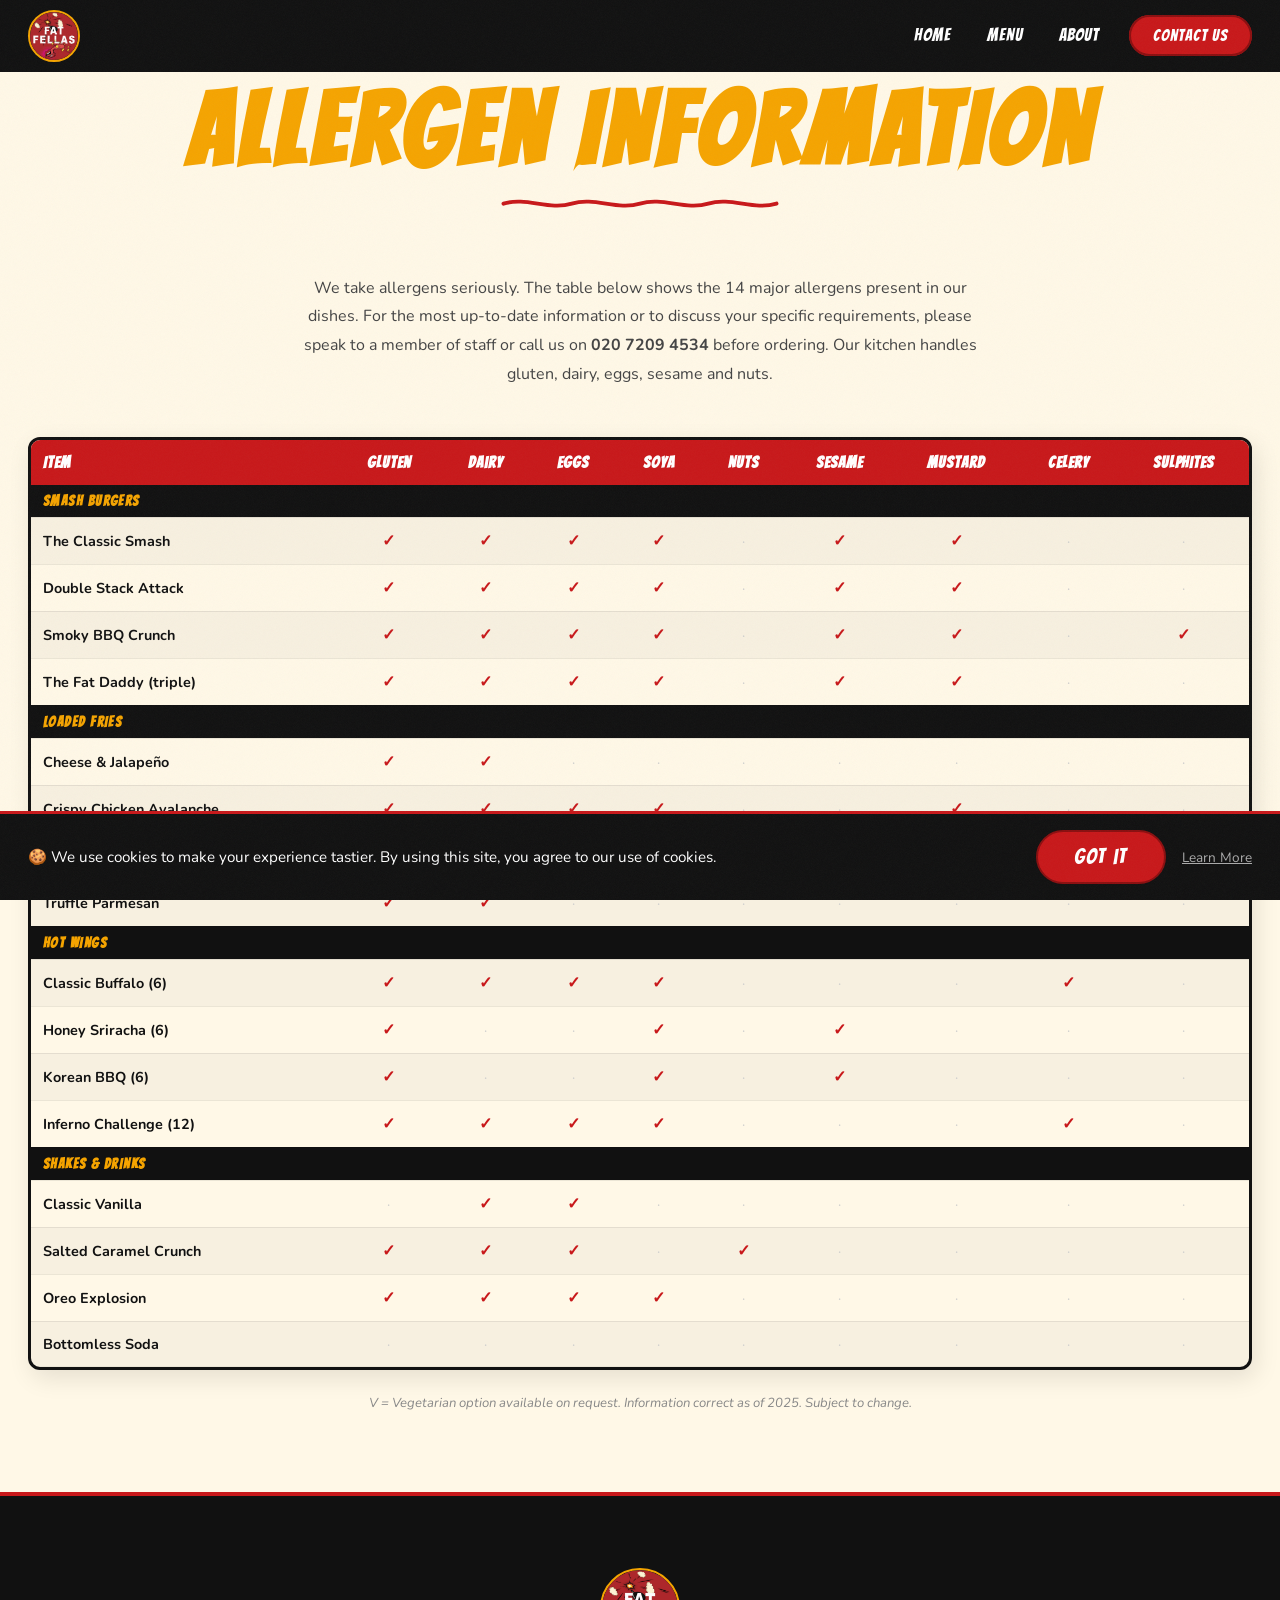
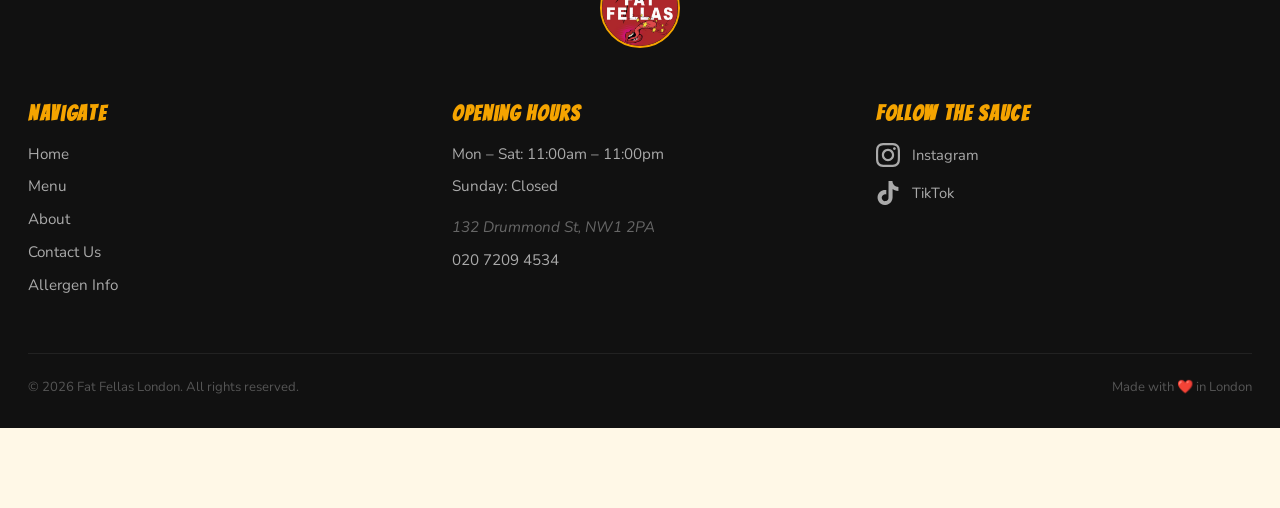
<file: allergens.html>
<!DOCTYPE html>
<html lang="en">
<head>
  <meta charset="UTF-8" />
  <meta name="viewport" content="width=device-width, initial-scale=1.0" />
  <title>Fat Fellas | Allergen Information</title>
  <meta name="description" content="Fat Fellas — London's boldest smash burgers and loaded fries on Drummond Street, Euston NW1. 100% Halal. Open Mon–Sat 11am–11pm." />
  <link rel="canonical" href="https://fatfellaslondon.netlify.app/allergens.html" />
  <meta property="og:title" content="Fat Fellas | London's Loudest Flavours" />
  <meta property="og:description" content="Smash burgers, loaded fries and hot wings on Drummond Street, Euston. 100% Halal certified." />
  <meta property="og:image" content="https://fatfellaslondon.netlify.app/assets/logo.png" />
  <meta property="og:url" content="https://fatfellaslondon.netlify.app" />
  <meta property="og:type" content="restaurant" />
  <meta name="twitter:card" content="summary_large_image" />
  <link rel="icon" type="image/png" href="./assets/logo.png" />
  <link rel="preconnect" href="https://fonts.googleapis.com" />
  <link rel="preconnect" href="https://fonts.gstatic.com" crossorigin />
  <link href="https://fonts.googleapis.com/css2?family=Bangers&family=Nunito:ital,wght@0,400;0,600;0,700;0,800;1,400;1,700&family=Permanent+Marker&display=swap" rel="stylesheet" />
  <link rel="stylesheet" href="styles.css" />
  <script type="application/ld+json">
{
  "@context": "https://schema.org",
  "@type": "Restaurant",
  "name": "Fat Fellas",
  "image": "https://fatfellaslondon.netlify.app/assets/logo.png",
  "url": "https://fatfellaslondon.netlify.app",
  "telephone": "+442072094534",
  "address": {
    "@type": "PostalAddress",
    "streetAddress": "132 Drummond Street",
    "addressLocality": "London",
    "postalCode": "NW1 2PA",
    "addressCountry": "GB"
  },
  "geo": {
    "@type": "GeoCoordinates",
    "latitude": 51.5267,
    "longitude": -0.1367
  },
  "openingHoursSpecification": [
    {
      "@type": "OpeningHoursSpecification",
      "dayOfWeek": ["Monday","Tuesday","Wednesday","Thursday","Friday","Saturday"],
      "opens": "11:00",
      "closes": "23:00"
    }
  ],
  "servesCuisine": ["Burgers", "American", "Halal"],
  "priceRange": "££",
  "currenciesAccepted": "GBP",
  "paymentAccepted": "Cash, Credit Card",
  "hasMenu": "https://fatfellaslondon.netlify.app/menu.html",
  "sameAs": [
    "https://www.instagram.com/fatfellaslondon",
    "https://www.tiktok.com/@fatfellaslondon"
  ]
}
</script>
</head>
<body>

  <div class="grain" aria-hidden="true"></div>

  <!-- ===================== NAVIGATION ===================== -->
  <nav class="navbar" role="navigation" aria-label="Main navigation">
    <div class="nav-container">
      <a href="index.html" class="nav-logo"><img src="./assets/logo.png" alt="Fat Fellas" width="52" height="52"/></a>
      <ul class="nav-links" role="list">
        <li><a href="index.html" class="nav-link">Home</a></li>
        <li><a href="menu.html" class="nav-link">Menu</a></li>
        <li><a href="about.html" class="nav-link">About</a></li>
        <!-- <li><a href="gallery.html" class="nav-link">Gallery</a></li> -->
        <li><a href="find-us.html" class="nav-link nav-book">Contact Us</a></li>

      </ul>
      <button class="hamburger" aria-label="Toggle navigation menu" aria-expanded="false" aria-controls="mobile-menu">
        <span></span><span></span><span></span>
      </button>
    </div>
  </nav>

  <div class="mobile-menu" id="mobile-menu" role="dialog" aria-label="Mobile navigation">
    <ul role="list">
      <li><a href="index.html">Home</a></li>
      <li><a href="menu.html">Menu</a></li>
      <li><a href="about.html">About</a></li>
      <!-- <li><a href="gallery.html">Gallery</a></li> -->
      <li><a href="find-us.html" class="mobile-book">Contact Us</a></li>

    </ul>
  </div>

  <main>

    <!-- ===================== ALLERGENS ===================== -->
    <section class="allergen-section section-first">
      <div class="container">

        <div class="menu-header fade-up">
          <h2 class="menu-title">ALLERGEN INFORMATION</h2>
          <svg class="squiggly" viewBox="0 0 320 22" xmlns="http://www.w3.org/2000/svg" aria-hidden="true">
            <path d="M4,11 C30,3 56,19 82,11 C108,3 134,19 160,11 C186,3 212,19 238,11 C264,3 290,19 316,11" fill="none" stroke="#C8181A" stroke-width="4.5" stroke-linecap="round" stroke-linejoin="round"/>
          </svg>
        </div>

        <p class="allergen-intro fade-up">We take allergens seriously. The table below shows the 14 major allergens present in our dishes. For the most up-to-date information or to discuss your specific requirements, please speak to a member of staff or call us on <strong>020 7209 4534</strong> before ordering. Our kitchen handles gluten, dairy, eggs, sesame and nuts.</p>

        <div class="allergen-table-wrap fade-up">
          <table class="allergen-table" aria-label="Allergen information matrix">
            <thead>
              <tr>
                <th scope="col">Item</th>
                <th scope="col">Gluten</th>
                <th scope="col">Dairy</th>
                <th scope="col">Eggs</th>
                <th scope="col">Soya</th>
                <th scope="col">Nuts</th>
                <th scope="col">Sesame</th>
                <th scope="col">Mustard</th>
                <th scope="col">Celery</th>
                <th scope="col">Sulphites</th>
              </tr>
            </thead>
            <tbody>
              <tr class="cat-row">
                <td colspan="10">SMASH BURGERS</td>
              </tr>
              <tr>
                <td>The Classic Smash</td>
                <td class="contains">✓</td>
                <td class="contains">✓</td>
                <td class="contains">✓</td>
                <td class="contains">✓</td>
                <td class="not-contains">·</td>
                <td class="contains">✓</td>
                <td class="contains">✓</td>
                <td class="not-contains">·</td>
                <td class="not-contains">·</td>
              </tr>
              <tr>
                <td>Double Stack Attack</td>
                <td class="contains">✓</td>
                <td class="contains">✓</td>
                <td class="contains">✓</td>
                <td class="contains">✓</td>
                <td class="not-contains">·</td>
                <td class="contains">✓</td>
                <td class="contains">✓</td>
                <td class="not-contains">·</td>
                <td class="not-contains">·</td>
              </tr>
              <tr>
                <td>Smoky BBQ Crunch</td>
                <td class="contains">✓</td>
                <td class="contains">✓</td>
                <td class="contains">✓</td>
                <td class="contains">✓</td>
                <td class="not-contains">·</td>
                <td class="contains">✓</td>
                <td class="contains">✓</td>
                <td class="not-contains">·</td>
                <td class="contains">✓</td>
              </tr>
              <tr>
                <td>The Fat Daddy (triple)</td>
                <td class="contains">✓</td>
                <td class="contains">✓</td>
                <td class="contains">✓</td>
                <td class="contains">✓</td>
                <td class="not-contains">·</td>
                <td class="contains">✓</td>
                <td class="contains">✓</td>
                <td class="not-contains">·</td>
                <td class="not-contains">·</td>
              </tr>
              <tr class="cat-row">
                <td colspan="10">LOADED FRIES</td>
              </tr>
              <tr>
                <td>Cheese &amp; Jalapeño</td>
                <td class="contains">✓</td>
                <td class="contains">✓</td>
                <td class="not-contains">·</td>
                <td class="not-contains">·</td>
                <td class="not-contains">·</td>
                <td class="not-contains">·</td>
                <td class="not-contains">·</td>
                <td class="not-contains">·</td>
                <td class="not-contains">·</td>
              </tr>
              <tr>
                <td>Crispy Chicken Avalanche</td>
                <td class="contains">✓</td>
                <td class="contains">✓</td>
                <td class="contains">✓</td>
                <td class="contains">✓</td>
                <td class="not-contains">·</td>
                <td class="not-contains">·</td>
                <td class="contains">✓</td>
                <td class="not-contains">·</td>
                <td class="not-contains">·</td>
              </tr>
              <tr>
                <td>Buffalo Chicken Frenzy</td>
                <td class="contains">✓</td>
                <td class="contains">✓</td>
                <td class="contains">✓</td>
                <td class="contains">✓</td>
                <td class="not-contains">·</td>
                <td class="not-contains">·</td>
                <td class="contains">✓</td>
                <td class="not-contains">·</td>
                <td class="not-contains">·</td>
              </tr>
              <tr>
                <td>Truffle Parmesan</td>
                <td class="contains">✓</td>
                <td class="contains">✓</td>
                <td class="not-contains">·</td>
                <td class="not-contains">·</td>
                <td class="not-contains">·</td>
                <td class="not-contains">·</td>
                <td class="not-contains">·</td>
                <td class="not-contains">·</td>
                <td class="not-contains">·</td>
              </tr>
              <tr class="cat-row">
                <td colspan="10">HOT WINGS</td>
              </tr>
              <tr>
                <td>Classic Buffalo (6)</td>
                <td class="contains">✓</td>
                <td class="contains">✓</td>
                <td class="contains">✓</td>
                <td class="contains">✓</td>
                <td class="not-contains">·</td>
                <td class="not-contains">·</td>
                <td class="not-contains">·</td>
                <td class="contains">✓</td>
                <td class="not-contains">·</td>
              </tr>
              <tr>
                <td>Honey Sriracha (6)</td>
                <td class="contains">✓</td>
                <td class="not-contains">·</td>
                <td class="not-contains">·</td>
                <td class="contains">✓</td>
                <td class="not-contains">·</td>
                <td class="contains">✓</td>
                <td class="not-contains">·</td>
                <td class="not-contains">·</td>
                <td class="not-contains">·</td>
              </tr>
              <tr>
                <td>Korean BBQ (6)</td>
                <td class="contains">✓</td>
                <td class="not-contains">·</td>
                <td class="not-contains">·</td>
                <td class="contains">✓</td>
                <td class="not-contains">·</td>
                <td class="contains">✓</td>
                <td class="not-contains">·</td>
                <td class="not-contains">·</td>
                <td class="not-contains">·</td>
              </tr>
              <tr>
                <td>Inferno Challenge (12)</td>
                <td class="contains">✓</td>
                <td class="contains">✓</td>
                <td class="contains">✓</td>
                <td class="contains">✓</td>
                <td class="not-contains">·</td>
                <td class="not-contains">·</td>
                <td class="not-contains">·</td>
                <td class="contains">✓</td>
                <td class="not-contains">·</td>
              </tr>
              <tr class="cat-row">
                <td colspan="10">SHAKES &amp; DRINKS</td>
              </tr>
              <tr>
                <td>Classic Vanilla</td>
                <td class="not-contains">·</td>
                <td class="contains">✓</td>
                <td class="contains">✓</td>
                <td class="not-contains">·</td>
                <td class="not-contains">·</td>
                <td class="not-contains">·</td>
                <td class="not-contains">·</td>
                <td class="not-contains">·</td>
                <td class="not-contains">·</td>
              </tr>
              <tr>
                <td>Salted Caramel Crunch</td>
                <td class="contains">✓</td>
                <td class="contains">✓</td>
                <td class="contains">✓</td>
                <td class="not-contains">·</td>
                <td class="contains">✓</td>
                <td class="not-contains">·</td>
                <td class="not-contains">·</td>
                <td class="not-contains">·</td>
                <td class="not-contains">·</td>
              </tr>
              <tr>
                <td>Oreo Explosion</td>
                <td class="contains">✓</td>
                <td class="contains">✓</td>
                <td class="contains">✓</td>
                <td class="contains">✓</td>
                <td class="not-contains">·</td>
                <td class="not-contains">·</td>
                <td class="not-contains">·</td>
                <td class="not-contains">·</td>
                <td class="not-contains">·</td>
              </tr>
              <tr>
                <td>Bottomless Soda</td>
                <td class="not-contains">·</td>
                <td class="not-contains">·</td>
                <td class="not-contains">·</td>
                <td class="not-contains">·</td>
                <td class="not-contains">·</td>
                <td class="not-contains">·</td>
                <td class="not-contains">·</td>
                <td class="not-contains">·</td>
                <td class="not-contains">·</td>
              </tr>
            </tbody>
          </table>
        </div>

        <p class="allergen-footnote fade-up">V = Vegetarian option available on request. Information correct as of 2025. Subject to change.</p>

      </div>
    </section>

  </main>

  <!-- ===================== FOOTER ===================== -->
  <footer class="footer" role="contentinfo">
    <div class="footer-inner">
      <div class="footer-logo-wrap">
        <img src="./assets/logo.png" alt="Fat Fellas" class="footer-logo" width="80" height="80" loading="lazy"/>
      </div>
      <div class="footer-cols">
        <div class="footer-col">
          <h4 class="footer-col-title">Navigate</h4>
          <ul role="list">
            <li><a href="index.html">Home</a></li>
            <li><a href="menu.html">Menu</a></li>
            <li><a href="about.html">About</a></li>
            <!-- <li><a href="gallery.html">Gallery</a></li> -->
            <li><a href="find-us.html">Contact Us</a></li>
            <li><a href="allergens.html">Allergen Info</a></li>
          </ul>
        </div>
        <div class="footer-col">
          <h4 class="footer-col-title">Opening Hours</h4>
          <ul role="list">
            <li>Mon – Sat: 11:00am – 11:00pm</li>
            <li>Sunday: Closed</li>
            <li class="footer-address">132 Drummond St, NW1 2PA</li>
            <li><a href="tel:02072094534" style="color:#aaa;">020 7209 4534</a></li>
          </ul>
        </div>
        <div class="footer-col">
          <h4 class="footer-col-title">Follow the Sauce</h4>
          <div class="footer-socials">
            <a href="https://www.instagram.com/fatfellaslondon" target="_blank" rel="noopener noreferrer" class="social-link" aria-label="Instagram">
              <svg width="24" height="24" viewBox="0 0 24 24" fill="currentColor" aria-hidden="true"><path d="M12 2.163c3.204 0 3.584.012 4.85.07 3.252.148 4.771 1.691 4.919 4.919.058 1.265.069 1.645.069 4.849 0 3.205-.012 3.584-.069 4.849-.149 3.225-1.664 4.771-4.919 4.919-1.266.058-1.644.07-4.85.07-3.204 0-3.584-.012-4.849-.07-3.26-.149-4.771-1.699-4.919-4.92-.058-1.265-.07-1.644-.07-4.849 0-3.204.013-3.583.07-4.849.149-3.227 1.664-4.771 4.919-4.919 1.266-.057 1.645-.069 4.849-.069zm0-2.163c-3.259 0-3.667.014-4.947.072-4.358.2-6.78 2.618-6.98 6.98-.059 1.281-.073 1.689-.073 4.948 0 3.259.014 3.668.072 4.948.2 4.358 2.618 6.78 6.98 6.98 1.281.058 1.689.072 4.948.072 3.259 0 3.668-.014 4.948-.072 4.354-.2 6.782-2.618 6.979-6.98.059-1.28.073-1.689.073-4.948 0-3.259-.014-3.667-.072-4.947-.196-4.354-2.617-6.78-6.979-6.98-1.281-.059-1.69-.073-4.949-.073zm0 5.838c-3.403 0-6.162 2.759-6.162 6.162s2.759 6.163 6.162 6.163 6.162-2.759 6.162-6.163c0-3.403-2.759-6.162-6.162-6.162zm0 10.162c-2.209 0-4-1.79-4-4 0-2.209 1.791-4 4-4s4 1.791 4 4c0 2.21-1.791 4-4 4zm6.406-11.845c-.796 0-1.441.645-1.441 1.44s.645 1.44 1.441 1.44c.795 0 1.439-.645 1.439-1.44s-.644-1.44-1.439-1.44z"/></svg>
              <span>Instagram</span>
            </a>
            <a href="https://www.tiktok.com/@fatfellaslondon" target="_blank" rel="noopener noreferrer" class="social-link" aria-label="TikTok">
              <svg width="24" height="24" viewBox="0 0 24 24" fill="currentColor" aria-hidden="true"><path d="M12.525.02c1.31-.02 2.61-.01 3.91-.02.08 1.53.63 3.09 1.75 4.17 1.12 1.11 2.7 1.62 4.24 1.79v4.03c-1.44-.05-2.89-.35-4.2-.97-.57-.26-1.1-.59-1.62-.93-.01 2.92.01 5.84-.02 8.75-.08 1.4-.54 2.79-1.35 3.94-1.31 1.92-3.58 3.17-5.91 3.21-1.43.08-2.86-.31-4.08-1.03-2.02-1.19-3.44-3.37-3.65-5.71-.02-.5-.03-1-.01-1.49.18-1.9 1.12-3.72 2.58-4.96 1.66-1.44 3.98-2.13 6.15-1.72.02 1.48-.04 2.96-.04 4.44-.99-.32-2.15-.23-3.02.37-.63.41-1.11 1.04-1.36 1.75-.21.51-.15 1.07-.14 1.61.24 1.64 1.82 3.02 3.5 2.87 1.12-.01 2.19-.66 2.77-1.61.19-.33.4-.67.41-1.06.1-1.79.06-3.57.07-5.36.01-4.03-.01-8.05.02-12.07z"/></svg>
              <span>TikTok</span>
            </a>
          </div>
        </div>
      </div>
      <div class="footer-bottom">
        <p>&copy; 2026 Fat Fellas London. All rights reserved.</p>
        <p>Made with ❤️ in London</p>
      </div>
    </div>
  </footer>

  <script src="main.js"></script>
  <script src="cookie.js"></script>
</body>
</html>
</file>
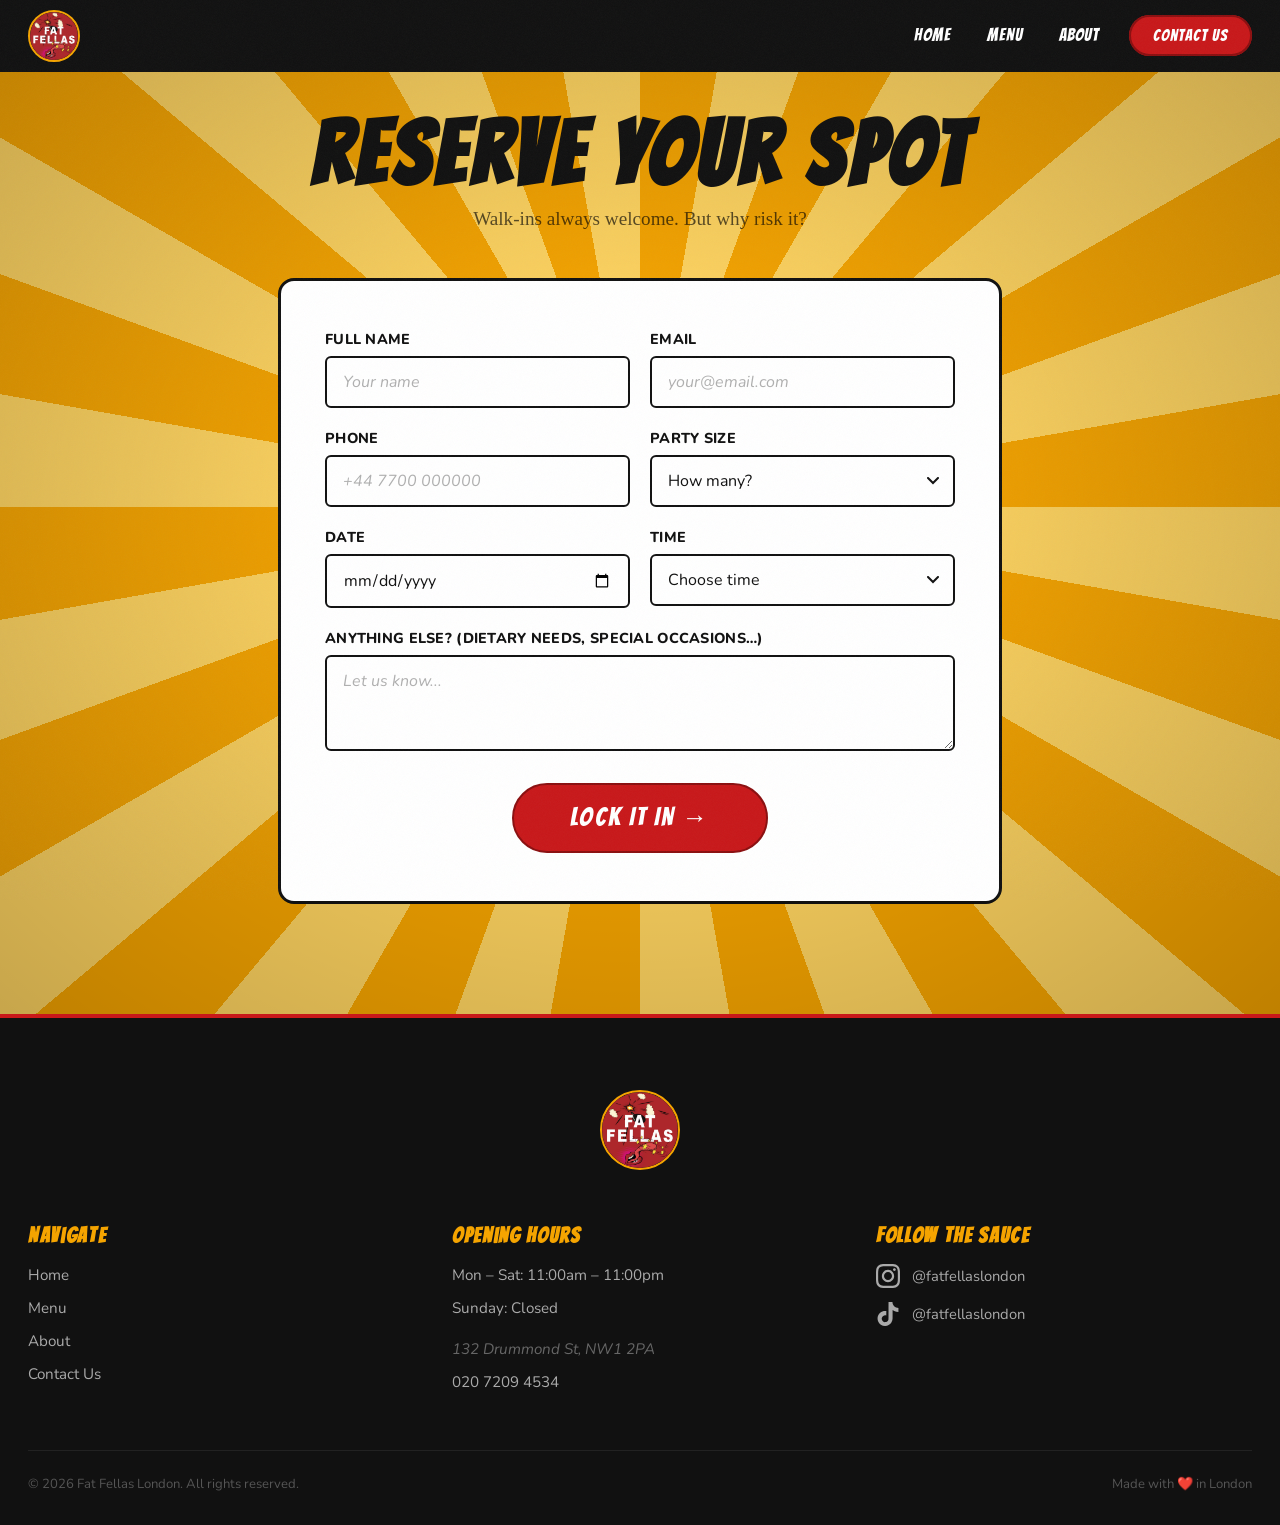
<file: book.html>
<!DOCTYPE html>
<html lang="en">
<head>
  <meta charset="UTF-8" />
  <meta name="viewport" content="width=device-width, initial-scale=1.0" />
  <title>Fat Fellas | Book a Table</title>
  <meta name="description" content="Reserve your spot at Fat Fellas on Drummond Street. Walk-ins welcome, but why risk it? Book your table online." />
  <link rel="icon" type="image/png" href="./assets/logo.png" />
  <link rel="preconnect" href="https://fonts.googleapis.com" />
  <link rel="preconnect" href="https://fonts.gstatic.com" crossorigin />
  <link href="https://fonts.googleapis.com/css2?family=Bangers&family=Nunito:ital,wght@0,400;0,600;0,700;0,800;1,400;1,700&family=Permanent+Marker&display=swap" rel="stylesheet" />
  <link rel="stylesheet" href="styles.css" />
  <!-- No external scripts needed — Web3Forms uses the browser's built-in fetch API -->
</head>
<body>

  <div class="grain" aria-hidden="true"></div>

  <!-- ===================== NAVIGATION ===================== -->
  <nav class="navbar" role="navigation" aria-label="Main navigation">
    <div class="nav-container">
      <a href="index.html" class="nav-logo"><img src="./assets/logo.png" alt="Fat Fellas" width="52" height="52"/></a>
      <ul class="nav-links" role="list">
        <li><a href="index.html" class="nav-link">Home</a></li>
        <li><a href="menu.html" class="nav-link">Menu</a></li>
        <li><a href="about.html" class="nav-link">About</a></li>
        <!-- <li><a href="gallery.html" class="nav-link">Gallery</a></li> -->
        <li><a href="find-us.html" class="nav-link nav-book">Contact Us</a></li>
        
      </ul>
      <button class="hamburger" aria-label="Toggle navigation menu" aria-expanded="false" aria-controls="mobile-menu">
        <span></span><span></span><span></span>
      </button>
    </div>
  </nav>

  <div class="mobile-menu" id="mobile-menu" role="dialog" aria-label="Mobile navigation">
    <ul role="list">
      <li><a href="index.html">Home</a></li>
      <li><a href="menu.html">Menu</a></li>
      <li><a href="about.html">About</a></li>
      <!-- <li><a href="gallery.html">Gallery</a></li> -->
      <li><a href="find-us.html" class="mobile-book">Contact Us</a></li>
      
    </ul>
  </div>

  <main>

    <!-- ===================== BOOK A TABLE ===================== -->
    <section id="book" class="booking-section sunburst-bg section-first">
      <div class="container">
        <div class="booking-inner">
          <h2 class="booking-title fade-up">RESERVE YOUR SPOT</h2>
          <p class="booking-sub fade-up">Walk-ins always welcome. But why risk it?</p>

          <form class="booking-form fade-up" novalidate aria-label="Table reservation form">
            <!--
              ╔══════════════════════════════════════════════════════╗
              ║  WEB3FORMS SETUP  (takes ~30 seconds, completely free) ║
              ╠══════════════════════════════════════════════════════╣
              ║  1. Go to https://web3forms.com                       ║
              ║  2. Enter: hello@fatfellaslondon.com                  ║
              ║  3. Click "Create Access Key"                         ║
              ║  4. Copy the key and paste it in the value="" below   ║
              ╚══════════════════════════════════════════════════════╝
            -->
            <input type="hidden" name="access_key" value="YOUR_ACCESS_KEY_HERE" />
            <input type="hidden" name="subject" value="New Table Booking — Fat Fellas" />
            <input type="hidden" name="from_name" value="Fat Fellas Bookings" />
            <input type="hidden" name="redirect" value="false" />
            <!-- Honeypot anti-spam field (keep hidden) -->
            <input type="checkbox" name="botcheck" style="display:none;" tabindex="-1" autocomplete="off" />
            <div class="form-row">
              <div class="form-group">
                <label for="name">Full Name</label>
                <input type="text" id="name" name="name" placeholder="Your name" required autocomplete="name" />
              </div>
              <div class="form-group">
                <label for="email">Email</label>
                <input type="email" id="email" name="email" placeholder="your@email.com" required autocomplete="email" />
              </div>
            </div>
            <div class="form-row">
              <div class="form-group">
                <label for="phone">Phone</label>
                <input type="tel" id="phone" name="phone" placeholder="+44 7700 000000" autocomplete="tel" />
              </div>
              <div class="form-group">
                <label for="party">Party Size</label>
                <select id="party" name="party" required>
                  <option value="" disabled selected>How many?</option>
                  <option value="1">1 person</option>
                  <option value="2">2 people</option>
                  <option value="3">3 people</option>
                  <option value="4">4 people</option>
                  <option value="5">5 people</option>
                  <option value="6">6 people</option>
                  <option value="7+">7+ people</option>
                </select>
              </div>
            </div>
            <div class="form-row">
              <div class="form-group">
                <label for="date">Date</label>
                <input type="date" id="date" name="date" required />
              </div>
              <div class="form-group">
                <label for="time">Time</label>
                <select id="time" name="time" required>
                  <option value="" disabled selected>Choose time</option>
                  <option>11:00 AM</option>
                  <option>11:30 AM</option>
                  <option>12:00 PM</option>
                  <option>12:30 PM</option>
                  <option>1:00 PM</option>
                  <option>1:30 PM</option>
                  <option>2:00 PM</option>
                  <option>5:00 PM</option>
                  <option>5:30 PM</option>
                  <option>6:00 PM</option>
                  <option>6:30 PM</option>
                  <option>7:00 PM</option>
                  <option>7:30 PM</option>
                  <option>8:00 PM</option>
                  <option>8:30 PM</option>
                  <option>9:00 PM</option>
                  <option>9:30 PM</option>
                  <option>10:00 PM</option>
                  <option>10:30 PM</option>
                </select>
              </div>
            </div>
            <div class="form-group form-group-full">
              <label for="message">Anything else? (dietary needs, special occasions…)</label>
              <textarea id="message" name="message" placeholder="Let us know..." rows="3"></textarea>
            </div>
            <div class="form-submit-wrap">
              <button type="submit" class="btn btn-red btn-xl">LOCK IT IN &rarr;</button>
            </div>
          </form>

          <div class="form-success" aria-live="polite" role="status">
            <div class="success-icon" aria-hidden="true">✓</div>
            <h3>YOU'RE ALL SET!</h3>
            <p>We'll see you soon on Drummond Street. Get ready for something proper.</p>
            <p class="success-sub">A confirmation has been sent to your email.</p>
            <button class="btn btn-red btn-xl" id="book-again" style="margin-top:24px;">BOOK AGAIN &rarr;</button>
          </div>
        </div>
      </div>
    </section>

  </main>

  <!-- ===================== FOOTER ===================== -->
  <footer class="footer" role="contentinfo">
    <div class="footer-inner">
      <div class="footer-logo-wrap">
        <img src="./assets/logo.png" alt="Fat Fellas" class="footer-logo" width="80" height="80" loading="lazy"/>
      </div>
      <div class="footer-cols">
        <div class="footer-col">
          <h4 class="footer-col-title">Navigate</h4>
          <ul role="list">
            <li><a href="index.html">Home</a></li>
      <li><a href="menu.html">Menu</a></li>
            <li><a href="about.html">About</a></li>
            <!-- <li><a href="gallery.html">Gallery</a></li> -->
            <li><a href="find-us.html" >Contact Us</a></li>
            
          </ul>
        </div>
        <div class="footer-col">
          <h4 class="footer-col-title">Opening Hours</h4>
          <ul role="list">
            <li>Mon – Sat: 11:00am – 11:00pm</li>
            <li>Sunday: Closed</li>
            <li class="footer-address">132 Drummond St, NW1 2PA</li>
            <li><a href="tel:02072094534" style="color:#aaa;">020 7209 4534</a></li>
          </ul>
        </div>
        <div class="footer-col">
          <h4 class="footer-col-title">Follow the Sauce</h4>
          <div class="footer-socials">
            <a href="https://www.instagram.com/fatfellaslondon" target="_blank" rel="noopener noreferrer" class="social-link" aria-label="Instagram">
              <svg width="24" height="24" viewBox="0 0 24 24" fill="currentColor" aria-hidden="true"><path d="M12 2.163c3.204 0 3.584.012 4.85.07 3.252.148 4.771 1.691 4.919 4.919.058 1.265.069 1.645.069 4.849 0 3.205-.012 3.584-.069 4.849-.149 3.225-1.664 4.771-4.919 4.919-1.266.058-1.644.07-4.85.07-3.204 0-3.584-.012-4.849-.07-3.26-.149-4.771-1.699-4.919-4.92-.058-1.265-.07-1.644-.07-4.849 0-3.204.013-3.583.07-4.849.149-3.227 1.664-4.771 4.919-4.919 1.266-.057 1.645-.069 4.849-.069zm0-2.163c-3.259 0-3.667.014-4.947.072-4.358.2-6.78 2.618-6.98 6.98-.059 1.281-.073 1.689-.073 4.948 0 3.259.014 3.668.072 4.948.2 4.358 2.618 6.78 6.98 6.98 1.281.058 1.689.072 4.948.072 3.259 0 3.668-.014 4.948-.072 4.354-.2 6.782-2.618 6.979-6.98.059-1.28.073-1.689.073-4.948 0-3.259-.014-3.667-.072-4.947-.196-4.354-2.617-6.78-6.979-6.98-1.281-.059-1.69-.073-4.949-.073zm0 5.838c-3.403 0-6.162 2.759-6.162 6.162s2.759 6.163 6.162 6.163 6.162-2.759 6.162-6.163c0-3.403-2.759-6.162-6.162-6.162zm0 10.162c-2.209 0-4-1.79-4-4 0-2.209 1.791-4 4-4s4 1.791 4 4c0 2.21-1.791 4-4 4zm6.406-11.845c-.796 0-1.441.645-1.441 1.44s.645 1.44 1.441 1.44c.795 0 1.439-.645 1.439-1.44s-.644-1.44-1.439-1.44z"/></svg>
              <span>@fatfellaslondon</span>
            </a>
            <a href="https://www.tiktok.com/@fatfellaslondon" target="_blank" rel="noopener noreferrer" class="social-link" aria-label="TikTok">
              <svg width="24" height="24" viewBox="0 0 24 24" fill="currentColor" aria-hidden="true"><path d="M12.525.02c1.31-.02 2.61-.01 3.91-.02.08 1.53.63 3.09 1.75 4.17 1.12 1.11 2.7 1.62 4.24 1.79v4.03c-1.44-.05-2.89-.35-4.2-.97-.57-.26-1.1-.59-1.62-.93-.01 2.92.01 5.84-.02 8.75-.08 1.4-.54 2.79-1.35 3.94-1.31 1.92-3.58 3.17-5.91 3.21-1.43.08-2.86-.31-4.08-1.03-2.02-1.19-3.44-3.37-3.65-5.71-.02-.5-.03-1-.01-1.49.18-1.9 1.12-3.72 2.58-4.96 1.66-1.44 3.98-2.13 6.15-1.72.02 1.48-.04 2.96-.04 4.44-.99-.32-2.15-.23-3.02.37-.63.41-1.11 1.04-1.36 1.75-.21.51-.15 1.07-.14 1.61.24 1.64 1.82 3.02 3.5 2.87 1.12-.01 2.19-.66 2.77-1.61.19-.33.4-.67.41-1.06.1-1.79.06-3.57.07-5.36.01-4.03-.01-8.05.02-12.07z"/></svg>
              <span>@fatfellaslondon</span>
            </a>
          </div>
        </div>
      </div>
      <div class="footer-bottom">
        <p>&copy; 2026 Fat Fellas London. All rights reserved.</p>
        <p>Made with ❤️ in London</p>
      </div>
    </div>
  </footer>

  <script>
/* ============================================================
   Fat Fellas Booking Form — powered by Web3Forms
   ─────────────────────────────────────────────────────────────
   SETUP (30 seconds, completely free):
   1. Go to https://web3forms.com
   2. Enter:  hello@fatfellaslondon.com
   3. Click "Create Access Key"
   4. Copy the key and replace YOUR_ACCESS_KEY_HERE in the
      hidden input at the top of the form above.
   That's it — no account, no dashboard, no credit card.
   Bookings land directly in your inbox.
   ============================================================ */

document.addEventListener('DOMContentLoaded', () => {
  const form       = document.querySelector('.booking-form');
  const successBox = document.querySelector('.form-success');
  const bookAgain  = document.getElementById('book-again');

  if (!form) return;

  form.addEventListener('submit', async (e) => {
    e.preventDefault();

    /* ---- Validate required fields ---- */
    let valid = true;
    form.querySelectorAll('[required]').forEach(field => {
      if (!field.value.trim()) {
        field.style.borderColor = '#C8181A';
        if (valid) field.focus();
        valid = false;
      } else {
        field.style.borderColor = '';
      }
    });
    if (!valid) return;

    /* ---- Disable submit while sending ---- */
    const submitBtn = form.querySelector('[type="submit"]');
    const origText  = submitBtn.textContent;
    submitBtn.textContent = 'SENDING\u2026';
    submitBtn.disabled = true;

    /* ---- Add reply-to so emails reply directly to the customer ---- */
    const replyInput = form.querySelector('[name="replyto"]') || document.createElement('input');
    replyInput.type  = 'hidden';
    replyInput.name  = 'replyto';
    replyInput.value = form.email.value.trim();
    if (!form.querySelector('[name="replyto"]')) form.appendChild(replyInput);

    try {
      const data = new FormData(form);
      const res  = await fetch('https://api.web3forms.com/submit', {
        method: 'POST',
        body:   data
      });
      const json = await res.json();

      if (json.success) {
        /* ---- Animate form out, success state in ---- */
        form.style.transition = 'opacity 0.4s ease, transform 0.4s ease';
        form.style.opacity    = '0';
        form.style.transform  = 'translateY(-16px)';
        setTimeout(() => {
          form.style.display = 'none';
          successBox.style.display = 'block';
          successBox.classList.add('visible');
          successBox.scrollIntoView({ behavior: 'smooth', block: 'center' });
        }, 420);
      } else {
        throw new Error(json.message || 'Submission failed');
      }

    } catch (err) {
      console.error('Booking error:', err);
      submitBtn.textContent = origText;
      submitBtn.disabled    = false;

      /* ---- User-friendly error banner ---- */
      let errBanner = form.querySelector('.form-error-msg');
      if (!errBanner) {
        errBanner = document.createElement('p');
        errBanner.className = 'form-error-msg';
        errBanner.style.cssText = 'color:#C8181A;font-family:Nunito,sans-serif;font-size:.95rem;font-weight:700;margin-top:12px;text-align:center;';
        form.querySelector('.form-submit-wrap').after(errBanner);
      }
      errBanner.textContent = 'Something went wrong — please call us on 020 7209 4534 or try again.';
    }
  });

  /* ---- Clear red borders on input ---- */
  form.querySelectorAll('input, select, textarea').forEach(f => {
    f.addEventListener('input', () => { f.style.borderColor = ''; });
  });

  /* ---- "Book Again" resets the form ---- */
  if (bookAgain) {
    bookAgain.addEventListener('click', () => {
      successBox.style.display = 'none';
      successBox.classList.remove('visible');
      form.style.display    = 'block';
      form.style.opacity    = '1';
      form.style.transform  = '';
      form.reset();
      const btn = form.querySelector('[type="submit"]');
      if (btn) { btn.textContent = 'LOCK IT IN \u2192'; btn.disabled = false; }
      form.scrollIntoView({ behavior: 'smooth', block: 'start' });
    });
  }
});
  </script>
  <script src="main.js"></script>
</body>
</html>
</file>
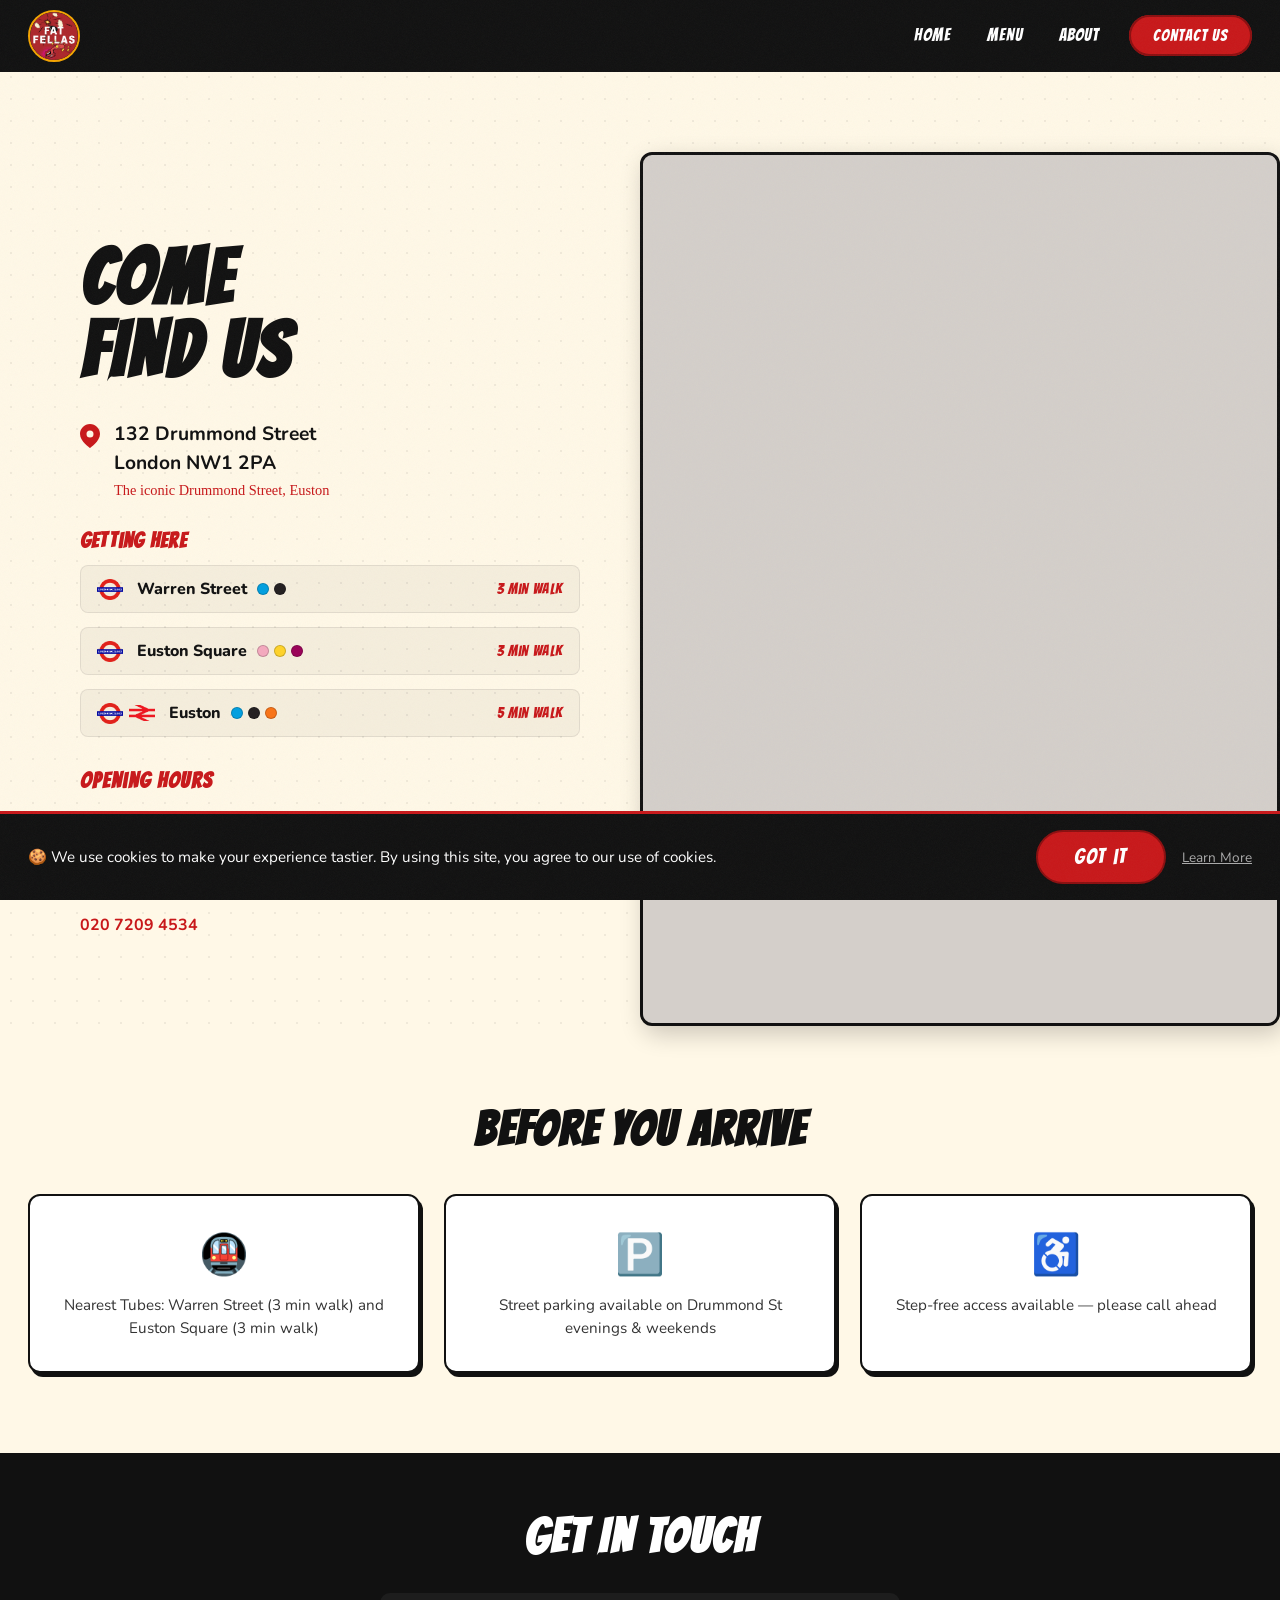
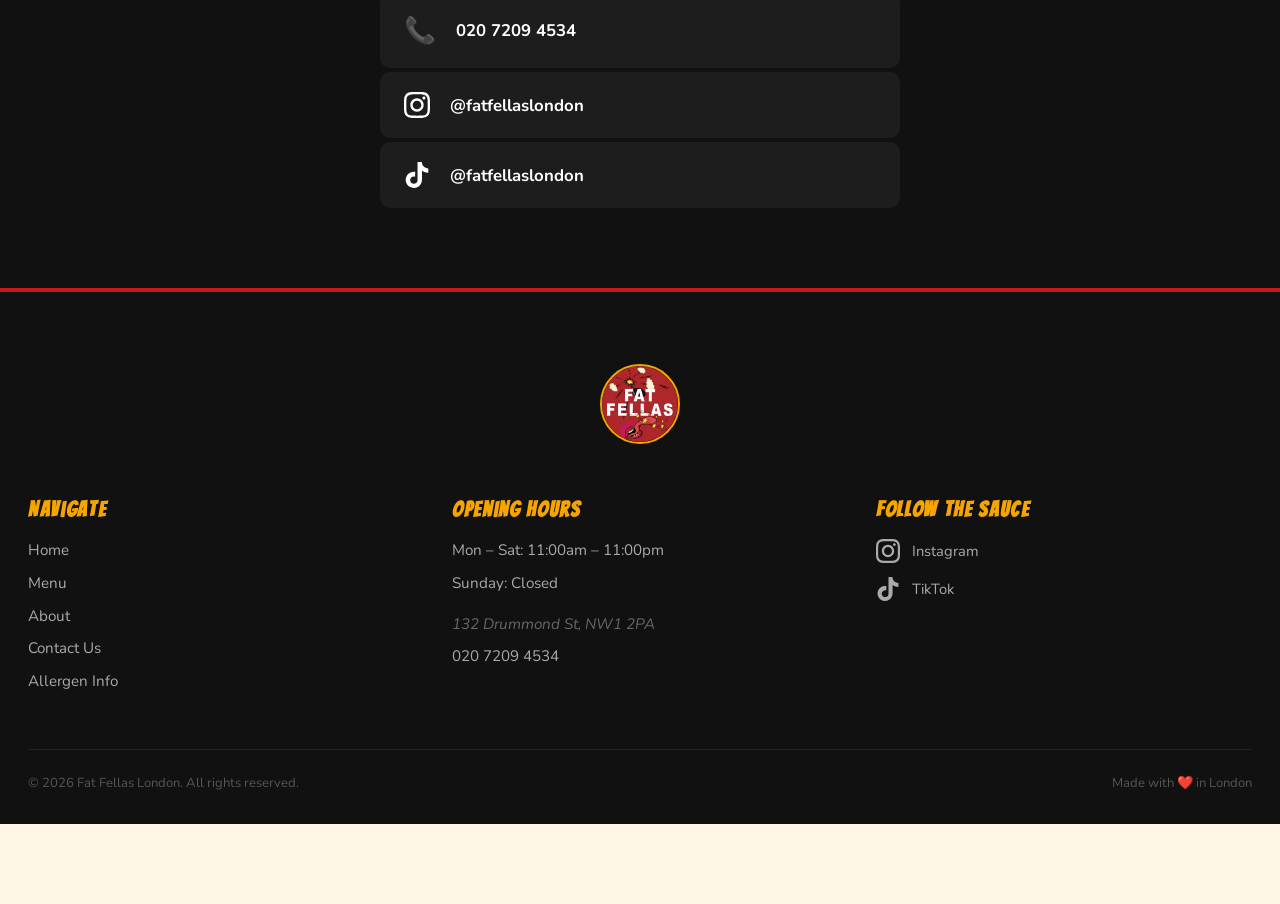
<file: find-us.html>
<!DOCTYPE html>
<html lang="en">
<head>
  <meta charset="UTF-8" />
  <meta name="viewport" content="width=device-width, initial-scale=1.0" />
  <title>Fat Fellas | Find Us</title>
  <meta name="description" content="Fat Fellas — London's boldest smash burgers and loaded fries on Drummond Street, Euston NW1. 100% Halal. Open Mon–Sat 11am–11pm." />
  <link rel="canonical" href="https://fatfellaslondon.netlify.app/find-us.html" />
  <meta property="og:title" content="Fat Fellas | London's Loudest Flavours" />
  <meta property="og:description" content="Smash burgers, loaded fries and hot wings on Drummond Street, Euston. 100% Halal certified." />
  <meta property="og:image" content="https://fatfellaslondon.netlify.app/assets/logo.png" />
  <meta property="og:url" content="https://fatfellaslondon.netlify.app" />
  <meta property="og:type" content="restaurant" />
  <meta name="twitter:card" content="summary_large_image" />
  <link rel="icon" type="image/png" href="./assets/logo.png" />
  <link rel="preconnect" href="https://fonts.googleapis.com" />
  <link rel="preconnect" href="https://fonts.gstatic.com" crossorigin />
  <link href="https://fonts.googleapis.com/css2?family=Bangers&family=Nunito:ital,wght@0,400;0,600;0,700;0,800;1,400;1,700&family=Permanent+Marker&display=swap" rel="stylesheet" />
  <link rel="stylesheet" href="styles.css" />
  <script type="application/ld+json">
{
  "@context": "https://schema.org",
  "@type": "Restaurant",
  "name": "Fat Fellas",
  "image": "https://fatfellaslondon.netlify.app/assets/logo.png",
  "url": "https://fatfellaslondon.netlify.app",
  "telephone": "+442072094534",
  "address": {
    "@type": "PostalAddress",
    "streetAddress": "132 Drummond Street",
    "addressLocality": "London",
    "postalCode": "NW1 2PA",
    "addressCountry": "GB"
  },
  "geo": {
    "@type": "GeoCoordinates",
    "latitude": 51.5267,
    "longitude": -0.1367
  },
  "openingHoursSpecification": [
    {
      "@type": "OpeningHoursSpecification",
      "dayOfWeek": ["Monday","Tuesday","Wednesday","Thursday","Friday","Saturday"],
      "opens": "11:00",
      "closes": "23:00"
    }
  ],
  "servesCuisine": ["Burgers", "American", "Halal"],
  "priceRange": "££",
  "currenciesAccepted": "GBP",
  "paymentAccepted": "Cash, Credit Card",
  "hasMenu": "https://fatfellaslondon.netlify.app/menu.html",
  "sameAs": [
    "https://www.instagram.com/fatfellaslondon",
    "https://www.tiktok.com/@fatfellaslondon"
  ]
}
</script>
</head>
<body>

  <div class="grain" aria-hidden="true"></div>

  <!-- ===================== NAVIGATION ===================== -->
  <nav class="navbar" role="navigation" aria-label="Main navigation">
    <div class="nav-container">
      <a href="index.html" class="nav-logo"><img src="./assets/logo.png" alt="Fat Fellas" width="52" height="52"/></a>
      <ul class="nav-links" role="list">
        <li><a href="index.html" class="nav-link">Home</a></li>
        <li><a href="menu.html" class="nav-link">Menu</a></li>
        <li><a href="about.html" class="nav-link">About</a></li>
        <!-- <li><a href="gallery.html" class="nav-link">Gallery</a></li> -->
        <li><a href="find-us.html" class="nav-link nav-book">Contact Us</a></li>

      </ul>
      <button class="hamburger" aria-label="Toggle navigation menu" aria-expanded="false" aria-controls="mobile-menu">
        <span></span><span></span><span></span>
      </button>
    </div>
  </nav>

  <div class="mobile-menu" id="mobile-menu" role="dialog" aria-label="Mobile navigation">
    <ul role="list">
      <li><a href="index.html">Home</a></li>
      <li><a href="menu.html">Menu</a></li>
      <li><a href="about.html">About</a></li>
      <!-- <li><a href="gallery.html">Gallery</a></li> -->
      <li><a href="find-us.html" class="mobile-book">Contact Us</a></li>

    </ul>
  </div>

  <main>

    <!-- ===================== FIND US ===================== -->
    <section id="find-us" class="findus-section section-first">
      <div class="findus-grid">
        <div class="findus-info">
          <h2 class="findus-title fade-up">COME<br>FIND US</h2>

          <div class="findus-address fade-up">
            <svg class="pin-icon" width="20" height="24" viewBox="0 0 20 24" fill="none" xmlns="http://www.w3.org/2000/svg" aria-hidden="true">
              <path d="M10 0C4.477 0 0 4.477 0 10c0 7.5 10 14 10 14s10-6.5 10-14c0-5.523-4.477-10-10-10zm0 13.5a3.5 3.5 0 110-7 3.5 3.5 0 010 7z" fill="#C8181A"/>
            </svg>
            <div>
              <p class="address-main">132 Drummond Street</p>
              <p class="address-main">London NW1 2PA</p>
              <p class="address-street-note">The iconic Drummond Street, Euston</p>
            </div>
          </div>

          <!-- Multiple tube stations -->
          <div class="findus-stations fade-up">
            <h3 class="stations-title">Getting Here</h3>
            <div class="stations-list">
              <div class="station-row">
                <div class="tube-badge">
                  <img src="./assets/Underground.svg.png" alt="London Underground" width="26" height="26" />
                </div>
                <div class="station-info">
                  <span class="station-name">Warren Street</span>
                  <div class="station-lines">
                    <span class="line-dot victoria"></span>
                    <span class="line-dot northern"></span>
                  </div>
                </div>
                <span class="station-walk">3 min walk</span>
              </div>

              <div class="station-row">
                <div class="tube-badge">
                  <img src="./assets/Underground.svg.png" alt="London Underground" width="26" height="26" />
                </div>
                <div class="station-info">
                  <span class="station-name">Euston Square</span>
                  <div class="station-lines">
                    <span class="line-dot hammersmith"></span>
                    <span class="line-dot circle"></span>
                    <span class="line-dot metropolitan"></span>
                  </div>
                </div>
                <span class="station-walk">3 min walk</span>
              </div>

              <div class="station-row">
                <div class="tube-badge">
                  <img src="./assets/Underground.svg.png" alt="London Underground" width="26" height="26" />
                  <img src="./assets/National_Rail_logo.svg.png" alt="National Rail" width="26" height="26" />
                </div>
                <div class="station-info">
                  <span class="station-name">Euston</span>
                  <div class="station-lines">
                    <span class="line-dot victoria"></span>
                    <span class="line-dot northern"></span>
                    <span class="line-dot" style="background:#F97316;"></span>
                  </div>
                </div>
                <span class="station-walk">5 min walk</span>
              </div>
            </div>
          </div>

          <div class="findus-hours fade-up">
            <h3 class="hours-title">Opening Hours</h3>
            <table class="hours-table" aria-label="Opening hours">
              <tbody>
                <tr>
                  <td>Mon – Sat</td>
                  <td>11:00am – 11:00pm</td>
                </tr>
                <tr>
                  <td>Sunday</td>
                  <td>Closed</td>
                </tr>
              </tbody>
            </table>
          </div>

          <div class="findus-contact fade-up">
            <a href="tel:02072094534" class="contact-link">020 7209 4534</a>
          </div>
        </div>

        <div class="findus-map fade-up">
          <iframe
            title="Fat Fellas location on Google Maps"
            src="https://www.google.com/maps/embed?pb=!1m18!1m12!1m3!1d2482.0!2d-0.1367!3d51.5267!2m3!1f0!2f0!3f0!3m2!1i1024!2i768!4f13.1!3m3!1m2!1s0x48761b3b8b4c5555%3A0x1!2s132+Drummond+St%2C+London+NW1+2PA!5e0!3m2!1sen!2suk!4v1"
            width="100%"
            height="100%"
            style="border:0; display:block; min-height:520px;"
            allowfullscreen=""
            loading="lazy"
            referrerpolicy="no-referrer-when-downgrade"
          ></iframe>
        </div>
      </div>
    </section>

    <!-- ===================== BEFORE YOU ARRIVE ===================== -->
    <section class="arrive-section" aria-label="Before you arrive">
      <div class="container">
        <h2 class="arrive-title fade-up">BEFORE YOU ARRIVE</h2>
        <div class="arrive-grid fade-up">
          <div class="arrive-card">
            <span class="arrive-icon">🚇</span>
            <p>Nearest Tubes: Warren Street (3 min walk) and Euston Square (3 min walk)</p>
          </div>
          <div class="arrive-card">
            <span class="arrive-icon">🅿️</span>
            <p>Street parking available on Drummond St evenings &amp; weekends</p>
          </div>
          <div class="arrive-card">
            <span class="arrive-icon">♿</span>
            <p>Step-free access available — please call ahead</p>
          </div>
        </div>
      </div>
    </section>

    <!-- ===================== GET IN TOUCH ===================== -->
    <section class="touch-section" aria-label="Get in touch">
      <div class="container">
        <h2 class="touch-title fade-up">GET IN TOUCH</h2>
        <div class="touch-rows fade-up">
          <a href="tel:02072094534" class="touch-row">
            <span class="touch-icon">📞</span>
            <span class="touch-label">020 7209 4534</span>
          </a>
          <a href="https://www.instagram.com/fatfellaslondon" target="_blank" rel="noopener noreferrer" class="touch-row">
            <span class="touch-icon"><svg width="24" height="24" viewBox="0 0 24 24" fill="currentColor" aria-hidden="true"><path d="M12 2.163c3.204 0 3.584.012 4.85.07 3.252.148 4.771 1.691 4.919 4.919.058 1.265.069 1.645.069 4.849 0 3.205-.012 3.584-.069 4.849-.149 3.225-1.664 4.771-4.919 4.919-1.266.058-1.644.07-4.85.07-3.204 0-3.584-.012-4.849-.07-3.26-.149-4.771-1.699-4.919-4.92-.058-1.265-.07-1.644-.07-4.849 0-3.204.013-3.583.07-4.849.149-3.227 1.664-4.771 4.919-4.919 1.266-.057 1.645-.069 4.849-.069zm0-2.163c-3.259 0-3.667.014-4.947.072-4.358.2-6.78 2.618-6.98 6.98-.059 1.281-.073 1.689-.073 4.948 0 3.259.014 3.668.072 4.948.2 4.358 2.618 6.78 6.98 6.98 1.281.058 1.689.072 4.948.072 3.259 0 3.668-.014 4.948-.072 4.354-.2 6.782-2.618 6.979-6.98.059-1.28.073-1.689.073-4.948 0-3.259-.014-3.667-.072-4.947-.196-4.354-2.617-6.78-6.979-6.98-1.281-.059-1.69-.073-4.949-.073zm0 5.838c-3.403 0-6.162 2.759-6.162 6.162s2.759 6.163 6.162 6.163 6.162-2.759 6.162-6.163c0-3.403-2.759-6.162-6.162-6.162zm0 10.162c-2.209 0-4-1.79-4-4 0-2.209 1.791-4 4-4s4 1.791 4 4c0 2.21-1.791 4-4 4zm6.406-11.845c-.796 0-1.441.645-1.441 1.44s.645 1.44 1.441 1.44c.795 0 1.439-.645 1.439-1.44s-.644-1.44-1.439-1.44z"/></svg></span>
            <span class="touch-label">@fatfellaslondon</span>
          </a>
          <a href="https://www.tiktok.com/@fatfellaslondon" target="_blank" rel="noopener noreferrer" class="touch-row">
            <span class="touch-icon"><svg width="24" height="24" viewBox="0 0 24 24" fill="currentColor" aria-hidden="true"><path d="M12.525.02c1.31-.02 2.61-.01 3.91-.02.08 1.53.63 3.09 1.75 4.17 1.12 1.11 2.7 1.62 4.24 1.79v4.03c-1.44-.05-2.89-.35-4.2-.97-.57-.26-1.1-.59-1.62-.93-.01 2.92.01 5.84-.02 8.75-.08 1.4-.54 2.79-1.35 3.94-1.31 1.92-3.58 3.17-5.91 3.21-1.43.08-2.86-.31-4.08-1.03-2.02-1.19-3.44-3.37-3.65-5.71-.02-.5-.03-1-.01-1.49.18-1.9 1.12-3.72 2.58-4.96 1.66-1.44 3.98-2.13 6.15-1.72.02 1.48-.04 2.96-.04 4.44-.99-.32-2.15-.23-3.02.37-.63.41-1.11 1.04-1.36 1.75-.21.51-.15 1.07-.14 1.61.24 1.64 1.82 3.02 3.5 2.87 1.12-.01 2.19-.66 2.77-1.61.19-.33.4-.67.41-1.06.1-1.79.06-3.57.07-5.36.01-4.03-.01-8.05.02-12.07z"/></svg></span>
            <span class="touch-label">@fatfellaslondon</span>
          </a>
        </div>
      </div>
    </section>

  </main>

  <!-- ===================== FOOTER ===================== -->
  <footer class="footer" role="contentinfo">
    <div class="footer-inner">
      <div class="footer-logo-wrap">
        <img src="./assets/logo.png" alt="Fat Fellas" class="footer-logo" width="80" height="80" loading="lazy"/>
      </div>
      <div class="footer-cols">
        <div class="footer-col">
          <h4 class="footer-col-title">Navigate</h4>
          <ul role="list">
            <li><a href="index.html">Home</a></li>
            <li><a href="menu.html">Menu</a></li>
            <li><a href="about.html">About</a></li>
            <!-- <li><a href="gallery.html">Gallery</a></li> -->
            <li><a href="find-us.html">Contact Us</a></li>
            <li><a href="allergens.html">Allergen Info</a></li>
          </ul>
        </div>
        <div class="footer-col">
          <h4 class="footer-col-title">Opening Hours</h4>
          <ul role="list">
            <li>Mon – Sat: 11:00am – 11:00pm</li>
            <li>Sunday: Closed</li>
            <li class="footer-address">132 Drummond St, NW1 2PA</li>
            <li><a href="tel:02072094534" style="color:#aaa;">020 7209 4534</a></li>
          </ul>
        </div>
        <div class="footer-col">
          <h4 class="footer-col-title">Follow the Sauce</h4>
          <div class="footer-socials">
            <a href="https://www.instagram.com/fatfellaslondon" target="_blank" rel="noopener noreferrer" class="social-link" aria-label="Instagram">
              <svg width="24" height="24" viewBox="0 0 24 24" fill="currentColor" aria-hidden="true"><path d="M12 2.163c3.204 0 3.584.012 4.85.07 3.252.148 4.771 1.691 4.919 4.919.058 1.265.069 1.645.069 4.849 0 3.205-.012 3.584-.069 4.849-.149 3.225-1.664 4.771-4.919 4.919-1.266.058-1.644.07-4.85.07-3.204 0-3.584-.012-4.849-.07-3.26-.149-4.771-1.699-4.919-4.92-.058-1.265-.07-1.644-.07-4.849 0-3.204.013-3.583.07-4.849.149-3.227 1.664-4.771 4.919-4.919 1.266-.057 1.645-.069 4.849-.069zm0-2.163c-3.259 0-3.667.014-4.947.072-4.358.2-6.78 2.618-6.98 6.98-.059 1.281-.073 1.689-.073 4.948 0 3.259.014 3.668.072 4.948.2 4.358 2.618 6.78 6.98 6.98 1.281.058 1.689.072 4.948.072 3.259 0 3.668-.014 4.948-.072 4.354-.2 6.782-2.618 6.979-6.98.059-1.28.073-1.689.073-4.948 0-3.259-.014-3.667-.072-4.947-.196-4.354-2.617-6.78-6.979-6.98-1.281-.059-1.69-.073-4.949-.073zm0 5.838c-3.403 0-6.162 2.759-6.162 6.162s2.759 6.163 6.162 6.163 6.162-2.759 6.162-6.163c0-3.403-2.759-6.162-6.162-6.162zm0 10.162c-2.209 0-4-1.79-4-4 0-2.209 1.791-4 4-4s4 1.791 4 4c0 2.21-1.791 4-4 4zm6.406-11.845c-.796 0-1.441.645-1.441 1.44s.645 1.44 1.441 1.44c.795 0 1.439-.645 1.439-1.44s-.644-1.44-1.439-1.44z"/></svg>
              <span>Instagram</span>
            </a>
            <a href="https://www.tiktok.com/@fatfellaslondon" target="_blank" rel="noopener noreferrer" class="social-link" aria-label="TikTok">
              <svg width="24" height="24" viewBox="0 0 24 24" fill="currentColor" aria-hidden="true"><path d="M12.525.02c1.31-.02 2.61-.01 3.91-.02.08 1.53.63 3.09 1.75 4.17 1.12 1.11 2.7 1.62 4.24 1.79v4.03c-1.44-.05-2.89-.35-4.2-.97-.57-.26-1.1-.59-1.62-.93-.01 2.92.01 5.84-.02 8.75-.08 1.4-.54 2.79-1.35 3.94-1.31 1.92-3.58 3.17-5.91 3.21-1.43.08-2.86-.31-4.08-1.03-2.02-1.19-3.44-3.37-3.65-5.71-.02-.5-.03-1-.01-1.49.18-1.9 1.12-3.72 2.58-4.96 1.66-1.44 3.98-2.13 6.15-1.72.02 1.48-.04 2.96-.04 4.44-.99-.32-2.15-.23-3.02.37-.63.41-1.11 1.04-1.36 1.75-.21.51-.15 1.07-.14 1.61.24 1.64 1.82 3.02 3.5 2.87 1.12-.01 2.19-.66 2.77-1.61.19-.33.4-.67.41-1.06.1-1.79.06-3.57.07-5.36.01-4.03-.01-8.05.02-12.07z"/></svg>
              <span>TikTok</span>
            </a>
          </div>
        </div>
      </div>
      <div class="footer-bottom">
        <p>&copy; 2026 Fat Fellas London. All rights reserved.</p>
        <p>Made with ❤️ in London</p>
      </div>
    </div>
  </footer>

  <script src="main.js"></script>
  <script src="cookie.js"></script>
</body>
</html>
</file>
<file: styles.css>
/* ============================================
   FAT FELLAS — styles.css
   Comic-book pop art meets classic American diner
   ============================================ */

/* ---- CSS CUSTOM PROPERTIES ---- */
:root {
  --yellow:       #F5A400;
  --yellow-light: #FFD460;
  --red:          #C8181A;
  --red-dark:     #8B0F10;
  --black:        #111111;
  --cream:        #FFF8E7;
  --white:        #FFFFFF;
  --nav-h:        72px;
  --container:    1280px;
  --radius:       6px;
  --transition:   0.25s ease-out;
}

/* ---- RESET & BASE ---- */
*, *::before, *::after {
  box-sizing: border-box;
  margin: 0;
  padding: 0;
}

html {
  scroll-behavior: smooth;
  font-size: 16px;
}

body {
  font-family: 'Nunito', sans-serif;
  color: var(--black);
  background: var(--cream);
  -webkit-font-smoothing: antialiased;
  overflow-x: hidden;
}

img {
  display: block;
  max-width: 100%;
  height: auto;
}

a {
  text-decoration: none;
  color: inherit;
}

ul {
  list-style: none;
}

button {
  cursor: pointer;
  border: none;
  background: none;
  font-family: inherit;
}

/* ---- TYPOGRAPHY BASE ---- */
h1, h2, h3, h4 {
  font-family: 'Bangers', cursive;
  letter-spacing: 0.04em;
  line-height: 1;
}

/* ---- FILM GRAIN OVERLAY ---- */
.grain {
  position: fixed;
  inset: 0;
  z-index: 9999;
  pointer-events: none;
  opacity: 0.038;
  background-image: url("data:image/svg+xml,%3Csvg viewBox='0 0 512 512' xmlns='http://www.w3.org/2000/svg'%3E%3Cfilter id='n'%3E%3CfeTurbulence type='fractalNoise' baseFrequency='0.75' numOctaves='4' stitchTiles='stitch'/%3E%3C/filter%3E%3Crect width='100%25' height='100%25' filter='url(%23n)'/%3E%3C/svg%3E");
  background-repeat: repeat;
  background-size: 256px 256px;
}

/* ---- UTILITY ---- */
.container {
  max-width: var(--container);
  margin: 0 auto;
  padding: 0 28px;
}

/* ---- SUNBURST BACKGROUND ---- */
.sunburst-bg {
  background:
    radial-gradient(ellipse at 50% 50%, transparent 25%, rgba(0,0,0,0.22) 100%),
    conic-gradient(
      from 0deg at 50% 50%,
      #F5A400 0deg 10deg, #FFD460 10deg 20deg,
      #F5A400 20deg 30deg, #FFD460 30deg 40deg,
      #F5A400 40deg 50deg, #FFD460 50deg 60deg,
      #F5A400 60deg 70deg, #FFD460 70deg 80deg,
      #F5A400 80deg 90deg, #FFD460 90deg 100deg,
      #F5A400 100deg 110deg, #FFD460 110deg 120deg,
      #F5A400 120deg 130deg, #FFD460 130deg 140deg,
      #F5A400 140deg 150deg, #FFD460 150deg 160deg,
      #F5A400 160deg 170deg, #FFD460 170deg 180deg,
      #F5A400 180deg 190deg, #FFD460 190deg 200deg,
      #F5A400 200deg 210deg, #FFD460 210deg 220deg,
      #F5A400 220deg 230deg, #FFD460 230deg 240deg,
      #F5A400 240deg 250deg, #FFD460 250deg 260deg,
      #F5A400 260deg 270deg, #FFD460 270deg 280deg,
      #F5A400 280deg 290deg, #FFD460 290deg 300deg,
      #F5A400 300deg 310deg, #FFD460 310deg 320deg,
      #F5A400 320deg 330deg, #FFD460 330deg 340deg,
      #F5A400 340deg 350deg, #FFD460 350deg 360deg
    );
}

/* ---- BUTTONS ---- */
.btn {
  display: inline-block;
  font-family: 'Bangers', cursive;
  font-size: 1.3rem;
  letter-spacing: 0.08em;
  padding: 14px 36px;
  border-radius: 50px;
  transition: transform var(--transition), box-shadow var(--transition), background var(--transition);
  cursor: pointer;
  text-align: center;
}

.btn:focus-visible {
  outline: 3px solid var(--yellow-light);
  outline-offset: 3px;
}

.btn-red {
  background: var(--red);
  color: var(--white);
  border: 2.5px solid var(--red-dark);
}

.btn-red:hover {
  background: var(--red-dark);
  transform: translateY(-3px);
  box-shadow: 0 8px 24px rgba(200, 24, 26, 0.45);
}

.btn-outline-dark {
  background: transparent;
  color: var(--black);
  border: 3px solid var(--black);
}

.btn-outline-dark:hover {
  background: var(--black);
  color: var(--yellow-light);
  transform: translateY(-3px);
}

.btn-yellow {
  background: var(--yellow-light);
  color: var(--black);
  border: 2.5px solid var(--black);
}

.btn-yellow:hover {
  background: var(--yellow);
  transform: translateY(-3px);
  box-shadow: 0 8px 24px rgba(0,0,0,0.25);
}

.btn-xl {
  font-size: 1.6rem;
  padding: 18px 56px;
}

/* ---- FADE-UP ANIMATION ---- */
.fade-up {
  opacity: 0;
  transform: translateY(32px);
  transition: opacity 0.55s ease-out, transform 0.55s ease-out;
}

.fade-up.visible {
  opacity: 1;
  transform: translateY(0);
}

/* ============================================
   NAVIGATION
   ============================================ */
.navbar {
  position: fixed;
  top: 0;
  left: 0;
  right: 0;
  z-index: 1000;
  background: var(--black);
  height: var(--nav-h);
  transition: box-shadow 0.3s ease;
}

.navbar.scrolled {
  box-shadow: 0 4px 24px rgba(0,0,0,0.5);
}

.nav-container {
  max-width: var(--container);
  margin: 0 auto;
  padding: 0 28px;
  height: 100%;
  display: flex;
  align-items: center;
  justify-content: space-between;
  gap: 24px;
}

.nav-logo img {
  width: 52px;
  height: 52px;
  border-radius: 50%;
  object-fit: cover;
  border: 2px solid var(--yellow);
  transition: transform 0.3s ease, border-color 0.3s ease;
}

.nav-logo:hover img {
  transform: rotate(-5deg) scale(1.08);
  border-color: var(--red);
}

.nav-links {
  display: flex;
  align-items: center;
  gap: 8px;
  list-style: none;
}

.nav-link {
  font-family: 'Bangers', cursive;
  font-size: 1.05rem;
  letter-spacing: 0.06em;
  color: var(--white);
  padding: 8px 14px;
  position: relative;
  transition: color var(--transition);
}

.nav-link::after {
  content: '';
  position: absolute;
  bottom: 4px;
  left: 14px;
  right: 14px;
  height: 2px;
  background: var(--yellow);
  transform: scaleX(0);
  transform-origin: left;
  transition: transform 0.3s ease-out;
}

.nav-link:hover {
  color: var(--yellow-light);
}

.nav-link:hover::after {
  transform: scaleX(1);
}

.nav-link.active::after,
.nav-link.current::after {
  transform: scaleX(1);
}

/* ---- SECTION FIRST UTILITY (non-home pages below fixed nav) ---- */
.section-first {
  padding-top: calc(var(--nav-h) + 80px);
}

/* ---- HALAL BADGE ---- */
.halal-badge {
  display: inline-flex;
  align-items: center;
  gap: 10px;
  background: rgba(255,255,255,0.12);
  border: 2px solid rgba(255,255,255,0.3);
  border-radius: 50px;
  padding: 8px 18px 8px 8px;
  backdrop-filter: blur(4px);
}

.halal-svg {
  width: 44px;
  height: 44px;
  flex-shrink: 0;
  filter: drop-shadow(0 2px 6px rgba(0,0,0,0.25));
}

.halal-badge-text {
  display: flex;
  flex-direction: column;
  line-height: 1.1;
}

.halal-badge-text strong {
  font-family: 'Bangers', cursive;
  font-size: 1.05rem;
  letter-spacing: 0.12em;
  color: #fff;
}

.halal-badge-text span {
  font-family: 'Nunito', sans-serif;
  font-size: 0.7rem;
  font-weight: 700;
  color: rgba(255,255,255,0.7);
  letter-spacing: 0.06em;
  text-transform: uppercase;
}

/* Hero placement */
.hero-halal {
  animation: fadeSlideUp 0.7s 0.9s ease-out both;
}

/* Menu section halal note */
.menu-halal-note {
  display: flex;
  align-items: center;
  justify-content: center;
  gap: 12px;
  margin-top: 14px;
  background: rgba(30, 126, 52, 0.15);
  border: 1.5px solid rgba(30, 126, 52, 0.4);
  border-radius: 50px;
  padding: 8px 20px 8px 8px;
  width: fit-content;
  margin-left: auto;
  margin-right: auto;
}

.menu-halal-note .halal-svg {
  width: 36px;
  height: 36px;
}

.menu-halal-note span {
  font-family: 'Nunito', sans-serif;
  font-size: 0.9rem;
  font-weight: 800;
  color: #4caf72;
  letter-spacing: 0.04em;
}

.nav-book {
  background: var(--red);
  color: var(--white) !important;
  border-radius: 50px;
  padding: 10px 22px;
  margin-left: 8px;
  border: 2px solid var(--red-dark);
  font-size: 1rem;
  transition: background var(--transition), transform var(--transition), box-shadow var(--transition);
}

.nav-book::after {
  display: none;
}

.nav-book:hover {
  background: var(--red-dark);
  transform: translateY(-2px);
  box-shadow: 0 6px 18px rgba(200, 24, 26, 0.45);
}

/* Hamburger */
.hamburger {
  display: none;
  flex-direction: column;
  justify-content: center;
  align-items: center;
  width: 44px;
  height: 44px;
  gap: 6px;
  padding: 8px;
  flex-shrink: 0;
}

.hamburger span {
  display: block;
  width: 26px;
  height: 2.5px;
  background: var(--white);
  border-radius: 2px;
  transition: transform 0.3s ease, opacity 0.3s ease;
  transform-origin: center;
}

.hamburger.active span:nth-child(1) {
  transform: translateY(8.5px) rotate(45deg);
}

.hamburger.active span:nth-child(2) {
  opacity: 0;
  transform: scaleX(0);
}

.hamburger.active span:nth-child(3) {
  transform: translateY(-8.5px) rotate(-45deg);
}

/* Mobile Menu Overlay */
.mobile-menu {
  position: fixed;
  inset: 0;
  background: var(--black);
  z-index: 999;
  display: flex;
  align-items: center;
  justify-content: center;
  opacity: 0;
  visibility: hidden;
  transition: opacity 0.35s ease, visibility 0.35s ease;
}

.mobile-menu.active {
  opacity: 1;
  visibility: visible;
}

.mobile-menu ul {
  text-align: center;
  list-style: none;
}

.mobile-menu li {
  margin: 20px 0;
}

.mobile-menu a {
  font-family: 'Bangers', cursive;
  font-size: 3rem;
  letter-spacing: 0.06em;
  color: var(--white);
  transition: color 0.2s;
  position: relative;
}

.mobile-menu a:hover {
  color: var(--yellow);
}

.mobile-menu .mobile-book {
  color: var(--red);
}

.mobile-menu .mobile-book:hover {
  color: var(--yellow);
}

/* ============================================
   HERO SECTION
   ============================================ */
.hero {
  position: relative;
  min-height: 100vh;
  min-height: 100svh;
  display: flex;
  align-items: center;
  justify-content: center;
  padding-top: var(--nav-h);
  padding-bottom: 100px;
  overflow: hidden;
}

.hero-content {
  position: relative;
  z-index: 2;
  text-align: center;
  display: flex;
  flex-direction: column;
  align-items: center;
  gap: 20px;
}

.hero-logo {
  width: clamp(200px, 30vw, 320px);
  height: clamp(200px, 30vw, 320px);
  object-fit: contain;
  border-radius: 50%;
  filter: drop-shadow(0 8px 32px rgba(0,0,0,0.4));
  animation: bounceIn 0.9s cubic-bezier(0.34, 1.56, 0.64, 1) both;
}

@keyframes bounceIn {
  0% {
    opacity: 0;
    transform: scale(0.4) translateY(-40px);
  }
  60% {
    opacity: 1;
    transform: scale(1.08) translateY(0);
  }
  80% {
    transform: scale(0.96);
  }
  100% {
    opacity: 1;
    transform: scale(1) translateY(0);
  }
}

.hero-tagline {
  font-family: 'Bangers', cursive;
  font-size: clamp(1.8rem, 4vw, 3.2rem);
  letter-spacing: 0.12em;
  color: var(--black);
  text-shadow: 3px 3px 0 rgba(255,255,255,0.5);
  animation: fadeSlideUp 0.7s 0.5s ease-out both;
}

.hero-ctas {
  display: flex;
  gap: 20px;
  flex-wrap: wrap;
  justify-content: center;
  animation: fadeSlideUp 0.7s 0.7s ease-out both;
}

@keyframes fadeSlideUp {
  from {
    opacity: 0;
    transform: translateY(20px);
  }
  to {
    opacity: 1;
    transform: translateY(0);
  }
}

/* Comic speech bubbles */
.comic-bubble {
  position: absolute;
  z-index: 1;
  animation: floatBubble 3s ease-in-out infinite alternate;
  pointer-events: none;
}

.comic-bubble svg {
  filter: drop-shadow(2px 4px 8px rgba(0,0,0,0.3));
}

.boom {
  top: 12%;
  right: 8%;
  width: clamp(100px, 12vw, 160px);
  animation-duration: 3.4s;
  transform: rotate(8deg);
}

.pow {
  bottom: 18%;
  left: 5%;
  width: clamp(90px, 11vw, 145px);
  animation-duration: 2.8s;
  animation-direction: alternate-reverse;
  transform: rotate(-10deg);
}

.yum {
  top: 22%;
  left: 8%;
  width: clamp(95px, 10vw, 135px);
  animation-duration: 3.8s;
  transform: rotate(5deg);
}

@keyframes floatBubble {
  from { transform: translateY(0) rotate(var(--rot, 5deg)); }
  to   { transform: translateY(-12px) rotate(var(--rot, 5deg)); }
}

/* Torn paper edge */
.hero-tear {
  position: absolute;
  bottom: -2px;
  left: 0;
  right: 0;
  z-index: 3;
  line-height: 0;
}

.hero-tear svg {
  width: 100%;
  height: auto;
  display: block;
}

/* ============================================
   MARQUEE TICKER
   ============================================ */
.marquee-section {
  background: var(--red);
  padding: 16px 0;
  overflow: hidden;
  position: relative;
  z-index: 2;
}

.marquee-wrapper {
  overflow: hidden;
  white-space: nowrap;
}

.marquee-track {
  display: inline-flex;
  white-space: nowrap;
  animation: marqueeScroll 22s linear infinite;
}

.marquee-track:hover {
  animation-play-state: paused;
}

.marquee-track span {
  font-family: 'Bangers', cursive;
  font-size: 1.3rem;
  letter-spacing: 0.1em;
  color: var(--white);
  padding-right: 2px;
}

@keyframes marqueeScroll {
  from { transform: translateX(0); }
  to   { transform: translateX(-50%); }
}

/* ============================================
   ABOUT SECTION
   ============================================ */
.about-section .container {
  position: relative;
}

.about-section {
  background-color: var(--cream);
  background-image: radial-gradient(circle, rgba(0,0,0,0.07) 1.5px, transparent 1.5px);
  background-size: 26px 26px;
  padding: 110px 0 130px;
  position: relative;
}

.about-grid {
  display: grid;
  grid-template-columns: 1fr 1fr;
  gap: 80px;
  align-items: start;
  position: relative;
}

.about-headline {
  font-family: 'Bangers', cursive;
  font-size: clamp(52px, 6vw, 84px);
  line-height: 1;
  letter-spacing: 0.03em;
  color: var(--black);
}

.red-underline {
  width: 120px;
  height: 6px;
  background: var(--red);
  margin-top: 24px;
  border-radius: 3px;
}

.red-underline.visible {
  transition-delay: 0.15s;
}

.about-right {
  padding-top: 16px;
}

.about-right p {
  font-size: 1.15rem;
  line-height: 1.85;
  color: #2a2a2a;
  margin-bottom: 20px;
}

.about-right strong {
  color: var(--red);
}

.about-handwritten {
  font-family: 'Permanent Marker', cursive;
  font-size: 1.5rem !important;
  color: var(--black) !important;
  margin-top: 12px !important;
  transform: rotate(-1.5deg);
  display: inline-block;
}

/* Since 2022 badge */
.since-badge {
  position: relative;
  margin: 56px auto 0;
  transform: rotate(-13deg);
  width: 130px;
  height: 130px;
  border-radius: 50%;
  background: var(--red);
  border: 5px solid var(--red-dark);
  display: flex;
  flex-direction: column;
  align-items: center;
  justify-content: center;
  box-shadow: 4px 6px 20px rgba(0,0,0,0.3);
  z-index: 5;
  pointer-events: none;
}

.badge-est {
  font-family: 'Bangers', cursive;
  font-size: 0.85rem;
  letter-spacing: 0.15em;
  color: var(--yellow-light);
}

.badge-year {
  font-family: 'Bangers', cursive;
  font-size: 2.4rem;
  color: var(--white);
  line-height: 1;
  letter-spacing: 0.04em;
}

.badge-london {
  font-family: 'Bangers', cursive;
  font-size: 0.75rem;
  letter-spacing: 0.18em;
  color: var(--yellow-light);
}

/* ============================================
   MENU SECTION
   ============================================ */
.menu-section {
  background: var(--black);
  padding: 110px 0 100px;
}

.menu-header {
  text-align: center;
  margin-bottom: 60px;
}

.menu-title {
  font-family: 'Bangers', cursive;
  font-size: clamp(64px, 8vw, 108px);
  color: var(--yellow);
  letter-spacing: 0.06em;
  line-height: 1;
  margin-bottom: 12px;
}

.squiggly {
  width: 280px;
  height: auto;
  margin: 0 auto;
  display: block;
}

/* Menu grid */
.menu-grid {
  display: grid;
  grid-template-columns: repeat(4, 1fr);
  gap: 24px;
}

.menu-card {
  background: #1a1a1a;
  border: 2px solid #2a2a2a;
  border-radius: 10px;
  padding: 32px 24px;
  position: relative;
  overflow: hidden;
  transition:
    transform 0.3s ease-out,
    box-shadow 0.3s ease-out,
    border-color 0.3s ease-out;
}

.menu-card::before {
  content: '';
  position: absolute;
  top: 0;
  left: 0;
  width: 4px;
  height: 0;
  background: var(--yellow);
  transition: height 0.35s ease-out;
  border-radius: 0 0 4px 0;
}

.menu-card:hover {
  transform: translateY(-6px);
  box-shadow: 0 14px 48px rgba(200, 24, 26, 0.35);
  border-color: var(--red);
}

.menu-card:hover::before {
  height: 100%;
}

/* Staggered delays */
.menu-card:nth-child(1) { transition-delay: 0s; }
.menu-card:nth-child(2) { transition-delay: 0.08s; }
.menu-card:nth-child(3) { transition-delay: 0.16s; }
.menu-card:nth-child(4) { transition-delay: 0.24s; }

.menu-card-icon {
  font-size: 3rem;
  margin-bottom: 16px;
  display: block;
  filter: drop-shadow(0 2px 8px rgba(0,0,0,0.3));
}

.menu-cat-name {
  font-family: 'Bangers', cursive;
  font-size: 1.85rem;
  color: var(--yellow);
  letter-spacing: 0.05em;
  margin-bottom: 20px;
  line-height: 1;
}

.menu-items {
  list-style: none;
  display: flex;
  flex-direction: column;
  gap: 12px;
}

.menu-item {
  display: flex;
  justify-content: space-between;
  align-items: baseline;
  gap: 8px;
  padding-bottom: 10px;
  border-bottom: 1px solid #2d2d2d;
}

.menu-item:last-child {
  border-bottom: none;
  padding-bottom: 0;
}

.item-name {
  font-family: 'Bangers', cursive;
  font-size: 1.05rem;
  color: var(--cream);
  letter-spacing: 0.04em;
}

.item-price {
  font-family: 'Bangers', cursive;
  font-size: 1.15rem;
  color: var(--yellow-light);
  letter-spacing: 0.04em;
  white-space: nowrap;
}

.menu-small-print {
  text-align: center;
  margin-top: 48px;
  color: #666;
  font-size: 0.88rem;
  font-style: italic;
}

/* ============================================
   SPECIALS SECTION
   ============================================ */
.specials-section {
  display: grid;
  grid-template-columns: 60fr 40fr;
  min-height: 520px;
  position: relative;
  overflow: hidden;
}

.specials-left {
  display: flex;
  align-items: center;
  padding: 80px 60px 80px 80px;
  position: relative;
  z-index: 2;
}

.specials-left-content {
  position: relative;
  z-index: 2;
}

.specials-label {
  font-family: 'Permanent Marker', cursive;
  font-size: 1.4rem;
  color: var(--black);
  margin-bottom: 4px;
  transform: rotate(-2deg);
  display: inline-block;
}

.specials-word {
  font-family: 'Bangers', cursive;
  font-size: clamp(40px, 5vw, 72px);
  color: var(--red);
  letter-spacing: 0.1em;
  line-height: 1;
  text-shadow: 3px 3px 0 rgba(0,0,0,0.15);
}

.specials-dish {
  font-family: 'Bangers', cursive;
  font-size: clamp(50px, 7vw, 96px);
  color: var(--black);
  letter-spacing: 0.02em;
  line-height: 0.95;
  margin: 10px 0 18px;
  text-shadow: 4px 4px 0 rgba(255,255,255,0.2);
}

.specials-sub {
  font-family: 'Permanent Marker', cursive;
  font-size: 1.1rem;
  color: var(--black);
  opacity: 0.7;
}

/* Splat explosion */
.splat-wrap {
  position: absolute;
  left: 58%;
  top: 50%;
  transform: translate(-50%, -50%);
  z-index: 1;
  width: clamp(160px, 18vw, 240px);
  pointer-events: none;
  animation: rotateSlow 12s linear infinite;
}

.splat-svg {
  width: 100%;
  height: auto;
  filter: drop-shadow(0 4px 16px rgba(0,0,0,0.4));
}

@keyframes rotateSlow {
  from { transform: translate(-50%, -50%) rotate(0deg); }
  to   { transform: translate(-50%, -50%) rotate(360deg); }
}

.specials-right {
  background: var(--red);
  display: flex;
  align-items: center;
  padding: 80px 80px 80px 60px;
  position: relative;
  z-index: 2;
}

.specials-right-content {
  position: relative;
  z-index: 2;
}

.specials-desc-title {
  font-family: 'Bangers', cursive;
  font-size: clamp(24px, 2.5vw, 36px);
  color: var(--yellow-light);
  letter-spacing: 0.08em;
  margin-bottom: 16px;
}

.specials-desc {
  font-family: 'Nunito', sans-serif;
  font-size: 1.05rem;
  line-height: 1.8;
  color: rgba(255,255,255,0.9);
  margin-bottom: 28px;
}

.specials-price {
  font-family: 'Bangers', cursive;
  font-size: clamp(56px, 7vw, 88px);
  color: var(--white);
  letter-spacing: 0.04em;
  line-height: 1;
  margin-bottom: 28px;
  text-shadow: 4px 4px 0 rgba(0,0,0,0.25);
}

/* ============================================
   GALLERY SECTION
   ============================================ */
.gallery-section {
  background: var(--cream);
  padding: 100px 0 80px;
  overflow: hidden;
}

.gallery-title {
  font-family: 'Bangers', cursive;
  font-size: clamp(42px, 5.5vw, 80px);
  color: var(--red);
  letter-spacing: 0.05em;
  margin-bottom: 50px;
  padding: 0 28px;
}

.gallery-scroll-area {
  overflow-x: auto;
  padding: 20px 40px 40px;
  cursor: grab;
  -webkit-overflow-scrolling: touch;
  scrollbar-width: thin;
  scrollbar-color: var(--red) var(--cream);
}

.gallery-scroll-area:active,
.gallery-scroll-area.grabbing {
  cursor: grabbing;
}

.gallery-scroll-area::-webkit-scrollbar {
  height: 6px;
}

.gallery-scroll-area::-webkit-scrollbar-track {
  background: #e8e0d0;
  border-radius: 3px;
}

.gallery-scroll-area::-webkit-scrollbar-thumb {
  background: var(--red);
  border-radius: 3px;
}

.gallery-track {
  display: flex;
  gap: 36px;
  width: max-content;
  padding: 10px 0;
}

.polaroid {
  background: var(--white);
  padding: 14px 14px 48px;
  border: 2.5px solid var(--black);
  box-shadow: 5px 7px 22px rgba(0,0,0,0.22);
  width: 270px;
  flex-shrink: 0;
  /* Fade-up handled with opacity/translateY; rotate set via --rot */
  transform: translateY(32px) rotate(var(--rot, 0deg));
  opacity: 0;
  transition: opacity 0.55s ease-out, transform 0.55s ease-out, box-shadow 0.35s ease;
  transition-delay: var(--delay, 0s);
  cursor: pointer;
}

/* When visible (Intersection Observer adds .visible) */
.polaroid.visible {
  opacity: 1;
  transform: translateY(0) rotate(var(--rot, 0deg));
  /* reset delay so hover works instantly after initial reveal */
}

.polaroid.visible:hover {
  transition-delay: 0s;
}

.polaroid img {
  width: 100%;
  height: 200px;
  object-fit: cover;
  display: block;
  border: 1px solid #eee;
}

.polaroid-caption {
  font-family: 'Permanent Marker', cursive;
  font-size: 1.05rem;
  color: var(--black);
  text-align: center;
  padding-top: 14px;
  line-height: 1.3;
}

.polaroid:hover {
  transform: rotate(0deg) scale(1.05);
  box-shadow: 8px 12px 36px rgba(0,0,0,0.35);
}

/* ============================================
   TESTIMONIALS SECTION
   ============================================ */
.testimonials-section {
  background: var(--red);
  padding: 110px 0;
}

.testimonials-title {
  font-family: 'Bangers', cursive;
  font-size: clamp(40px, 5vw, 72px);
  color: var(--white);
  letter-spacing: 0.06em;
  text-align: center;
  margin-bottom: 56px;
}

.testimonials-grid {
  display: grid;
  grid-template-columns: repeat(3, 1fr);
  gap: 28px;
  align-items: start;
}

.testimonial-card {
  background: var(--cream);
  border: 2px solid #e8dcc8;
  border-radius: 10px;
  padding: 36px 30px;
  box-shadow: 6px 8px 24px rgba(0,0,0,0.22);
  transform: rotate(var(--tilt, 0deg));
  transition: transform 0.3s ease, box-shadow 0.3s ease;
}

.testimonial-card:hover {
  transform: rotate(0deg) scale(1.02) !important;
  box-shadow: 8px 12px 36px rgba(0,0,0,0.3);
}

/* Stagger */
.testimonial-card:nth-child(2) { transition-delay: 0.12s; }
.testimonial-card:nth-child(3) { transition-delay: 0.24s; }

.stars {
  color: var(--yellow);
  font-size: 1.3rem;
  letter-spacing: 2px;
  margin-bottom: 16px;
  text-shadow: 1px 1px 0 rgba(0,0,0,0.1);
}

.testimonial-card blockquote {
  margin: 0 0 20px;
}

.testimonial-card blockquote p {
  font-family: 'Nunito', sans-serif;
  font-size: 1rem;
  font-style: italic;
  line-height: 1.75;
  color: #2a2a2a;
}

.testimonial-name {
  font-family: 'Bangers', cursive;
  font-size: 1.3rem;
  letter-spacing: 0.05em;
  color: var(--black);
}

.testimonial-loc {
  font-family: 'Nunito', sans-serif;
  font-size: 0.85rem;
  color: #888;
  margin-top: 2px;
}

/* ============================================
   FIND US SECTION
   ============================================ */
.findus-section {
  background: var(--cream);
  background-image: radial-gradient(circle, rgba(0,0,0,0.06) 1.5px, transparent 1.5px);
  background-size: 22px 22px;
}

.findus-grid {
  display: grid;
  grid-template-columns: 1fr 1fr;
  min-height: 580px;
}

.findus-info {
  padding: 90px 60px 90px 80px;
  display: flex;
  flex-direction: column;
  gap: 32px;
}

.findus-title {
  font-family: 'Bangers', cursive;
  font-size: clamp(56px, 6vw, 88px);
  color: var(--black);
  letter-spacing: 0.04em;
  line-height: 0.95;
}

.findus-address {
  display: flex;
  align-items: flex-start;
  gap: 14px;
}

.pin-icon {
  flex-shrink: 0;
  margin-top: 4px;
}

.address-main {
  font-family: 'Nunito', sans-serif;
  font-size: 1.2rem;
  font-weight: 700;
  color: var(--black);
  line-height: 1.5;
}

.findus-tube {
  display: flex;
  align-items: center;
  gap: 12px;
  font-family: 'Nunito', sans-serif;
  font-size: 1rem;
  font-weight: 600;
  color: #444;
}

.hours-title {
  font-family: 'Bangers', cursive;
  font-size: 1.4rem;
  letter-spacing: 0.06em;
  color: var(--red);
  margin-bottom: 12px;
}

.hours-table {
  border-collapse: collapse;
  width: 100%;
  max-width: 360px;
}

.hours-table td {
  font-family: 'Nunito', sans-serif;
  font-size: 1rem;
  padding: 8px 0;
  color: var(--black);
  border-bottom: 1px solid rgba(0,0,0,0.08);
}

.hours-table td:first-child {
  font-weight: 700;
  width: 48%;
}

.findus-contact {
  display: flex;
  flex-direction: column;
  gap: 6px;
}

.contact-link {
  font-family: 'Nunito', sans-serif;
  font-size: 1rem;
  font-weight: 700;
  color: var(--red);
  transition: color var(--transition), text-decoration 0.2s;
}

.contact-link:hover {
  color: var(--red-dark);
  text-decoration: underline;
}

/* Map placeholder */
.findus-map {
  background: #d4cfca;
  position: relative;
  min-height: 440px;
  border: 3px solid #111111;
  border-radius: 12px;
  overflow: hidden;
  box-shadow: 4px 8px 24px rgba(0,0,0,0.2);
}

.map-inner {
  position: relative;
  width: 100%;
  height: 100%;
  min-height: 440px;
  overflow: hidden;
  background: #e8e3dc;
  background-image:
    linear-gradient(rgba(0,0,0,0.06) 1px, transparent 1px),
    linear-gradient(90deg, rgba(0,0,0,0.06) 1px, transparent 1px);
  background-size: 48px 48px;
}

.map-roads {
  position: absolute;
  inset: 0;
}

.road {
  position: absolute;
  background: #ffffff;
  border: 1px solid #ccc;
}

.road-h {
  left: 0;
  right: 0;
  height: 24px;
}

.road-h1 { top: 38%; }
.road-h2 { top: 62%; }

.road-v {
  top: 0;
  bottom: 0;
  width: 20px;
}

.road-v1 { left: 35%; }
.road-v2 { left: 65%; }

.road-label {
  position: absolute;
  font-family: 'Nunito', sans-serif;
  font-size: 0.7rem;
  font-weight: 700;
  color: #666;
  letter-spacing: 0.05em;
  white-space: nowrap;
  transform: rotate(-90deg) translateX(-50%);
  transform-origin: left center;
}

.brick-lane {
  left: 32%;
  top: 28%;
}

.map-marker {
  position: absolute;
  left: 50%;
  top: 48%;
  transform: translate(-50%, -100%);
  display: flex;
  flex-direction: column;
  align-items: center;
  z-index: 5;
}

.map-popup {
  background: var(--white);
  border: 2px solid var(--black);
  border-radius: 8px;
  padding: 6px 12px;
  margin-bottom: 4px;
  text-align: center;
  box-shadow: 2px 4px 12px rgba(0,0,0,0.25);
  white-space: nowrap;
}

.map-popup strong {
  display: block;
  font-family: 'Bangers', cursive;
  font-size: 0.95rem;
  letter-spacing: 0.05em;
  color: var(--red);
}

.map-popup span {
  font-family: 'Nunito', sans-serif;
  font-size: 0.78rem;
  color: #555;
}

.map-label-overlay {
  position: absolute;
  bottom: 16px;
  left: 50%;
  transform: translateX(-50%);
  font-family: 'Permanent Marker', cursive;
  font-size: 1rem;
  color: rgba(0,0,0,0.35);
  letter-spacing: 0.05em;
  pointer-events: none;
  white-space: nowrap;
}

/* ============================================
   BOOKING SECTION
   ============================================ */
.booking-section {
  padding: 110px 0;
  position: relative;
}

.booking-inner {
  max-width: 780px;
  margin: 0 auto;
  padding: 0 28px;
  text-align: center;
}

.booking-title {
  font-family: 'Bangers', cursive;
  font-size: clamp(56px, 7vw, 100px);
  color: var(--black);
  letter-spacing: 0.05em;
  margin-bottom: 8px;
}

.booking-sub {
  font-family: 'Permanent Marker', cursive;
  font-size: 1.2rem;
  color: rgba(0,0,0,0.65);
  margin-bottom: 48px;
}

/* Booking form */
.booking-form {
  background: var(--white);
  border: 3px solid var(--black);
  border-radius: 16px;
  padding: 48px 44px;
  text-align: left;
  transition: opacity 0.4s ease, transform 0.4s ease;
}

.form-row {
  display: grid;
  grid-template-columns: 1fr 1fr;
  gap: 20px;
  margin-bottom: 20px;
}

.form-group {
  display: flex;
  flex-direction: column;
  gap: 7px;
}

.form-group-full {
  margin-bottom: 20px;
}

.form-group label {
  font-family: 'Nunito', sans-serif;
  font-size: 0.9rem;
  font-weight: 800;
  color: var(--black);
  letter-spacing: 0.02em;
  text-transform: uppercase;
}

.form-group input,
.form-group select,
.form-group textarea {
  font-family: 'Nunito', sans-serif;
  font-size: 1rem;
  color: var(--black);
  background: var(--white);
  border: 2px solid var(--black);
  border-radius: var(--radius);
  padding: 13px 16px;
  transition: border-color 0.2s, box-shadow 0.2s;
  outline: none;
  width: 100%;
  appearance: none;
  -webkit-appearance: none;
}

.form-group input:focus,
.form-group select:focus,
.form-group textarea:focus {
  border-color: var(--red);
  box-shadow: 0 0 0 3px rgba(200, 24, 26, 0.18);
}

.form-group input::placeholder,
.form-group textarea::placeholder {
  color: #b0b0b0;
  font-style: italic;
}

.form-group select {
  background-image: url("data:image/svg+xml,%3Csvg xmlns='http://www.w3.org/2000/svg' width='12' height='8' viewBox='0 0 12 8'%3E%3Cpath d='M1 1l5 5 5-5' stroke='%23111' stroke-width='2' fill='none' stroke-linecap='round'/%3E%3C/svg%3E");
  background-repeat: no-repeat;
  background-position: right 14px center;
  padding-right: 40px;
}

.form-group textarea {
  resize: vertical;
  min-height: 90px;
  font-family: 'Nunito', sans-serif;
}

.form-submit-wrap {
  margin-top: 32px;
  text-align: center;
}

/* Form success state */
.form-success {
  display: none;
  text-align: center;
  padding: 60px 20px;
  background: var(--white);
  border: 3px solid var(--black);
  border-radius: 16px;
}

.form-success.visible {
  display: block;
  animation: fadeSlideUp 0.5s ease-out;
}

.success-icon {
  width: 72px;
  height: 72px;
  border-radius: 50%;
  background: var(--red);
  color: var(--white);
  font-size: 2.5rem;
  display: flex;
  align-items: center;
  justify-content: center;
  margin: 0 auto 24px;
  box-shadow: 0 6px 20px rgba(200, 24, 26, 0.4);
}

.form-success h3 {
  font-family: 'Bangers', cursive;
  font-size: 3.5rem;
  color: var(--black);
  letter-spacing: 0.06em;
  margin-bottom: 12px;
}

.form-success p {
  font-family: 'Nunito', sans-serif;
  font-size: 1.15rem;
  color: #444;
}

.success-sub {
  font-size: 0.9rem !important;
  color: #888 !important;
  margin-top: 8px;
  font-style: italic;
}

/* ============================================
   FOOTER
   ============================================ */
.footer {
  background: var(--black);
  border-top: 4px solid var(--red);
  color: var(--white);
}

.footer-inner {
  max-width: var(--container);
  margin: 0 auto;
  padding: 72px 28px 32px;
}

.footer-logo-wrap {
  text-align: center;
  margin-bottom: 56px;
}

.footer-logo {
  width: 80px;
  height: 80px;
  border-radius: 50%;
  object-fit: cover;
  border: 2.5px solid var(--yellow);
  margin: 0 auto;
  transition: transform 0.3s ease;
}

.footer-logo:hover {
  transform: scale(1.08) rotate(-5deg);
}

.footer-cols {
  display: grid;
  grid-template-columns: repeat(3, 1fr);
  gap: 48px;
  margin-bottom: 56px;
}

.footer-col-title {
  font-family: 'Bangers', cursive;
  font-size: 1.3rem;
  letter-spacing: 0.08em;
  color: var(--yellow);
  margin-bottom: 18px;
}

.footer-col ul {
  list-style: none;
  display: flex;
  flex-direction: column;
  gap: 10px;
}

.footer-col ul li,
.footer-col ul a {
  font-family: 'Nunito', sans-serif;
  font-size: 0.95rem;
  color: #aaaaaa;
  transition: color 0.2s;
  line-height: 1.5;
}

.footer-col ul a:hover {
  color: var(--yellow-light);
}

.footer-address {
  margin-top: 8px;
  color: #666 !important;
  font-style: italic;
}

/* Social links */
.footer-socials {
  display: flex;
  flex-direction: column;
  gap: 14px;
}

.social-link {
  display: flex;
  align-items: center;
  gap: 12px;
  color: #aaaaaa;
  font-family: 'Nunito', sans-serif;
  font-size: 0.92rem;
  transition: color 0.2s;
}

.social-link:hover {
  color: var(--red);
}

.social-link svg {
  flex-shrink: 0;
}

/* Footer bottom bar */
.footer-bottom {
  border-top: 1px solid #222;
  padding-top: 24px;
  display: flex;
  justify-content: space-between;
  align-items: center;
  flex-wrap: wrap;
  gap: 10px;
}

.footer-bottom p {
  font-family: 'Nunito', sans-serif;
  font-size: 0.82rem;
  color: #555;
}

/* ---- HERO LOCATION LINE ---- */
.hero-location {
  font-family: 'Permanent Marker', cursive;
  font-size: 1.1rem;
  color: rgba(0,0,0,0.65);
  letter-spacing: 0.06em;
  margin-top: -6px;
  animation: fadeSlideUp 0.7s 0.65s ease-out both;
}

/* ============================================
   DRUMMOND STREET FEATURE STRIP
   ============================================ */
.drummond-strip {
  background: var(--black);
  padding: 0;
  overflow: hidden;
  position: relative;
}

.drummond-inner {
  max-width: var(--container);
  margin: 0 auto;
  padding: 64px 80px;
  display: grid;
  grid-template-columns: 1fr auto;
  gap: 60px;
  align-items: center;
  position: relative;
}

/* Decorative large text watermark */
.drummond-inner::before {
  content: 'DRUMMOND ST';
  position: absolute;
  right: -20px;
  top: 50%;
  transform: translateY(-50%);
  font-family: 'Bangers', cursive;
  font-size: clamp(80px, 12vw, 160px);
  color: rgba(255,255,255,0.03);
  letter-spacing: 0.04em;
  pointer-events: none;
  white-space: nowrap;
  z-index: 0;
}

.drummond-left {
  position: relative;
  z-index: 1;
}

.drummond-eyebrow {
  font-family: 'Permanent Marker', cursive;
  font-size: 1.1rem;
  color: var(--yellow);
  margin-bottom: 8px;
  transform: rotate(-1deg);
  display: inline-block;
}

.drummond-name {
  font-family: 'Bangers', cursive;
  font-size: clamp(48px, 6vw, 88px);
  color: var(--white);
  letter-spacing: 0.04em;
  line-height: 0.95;
  margin-bottom: 16px;
  position: relative;
}

.drummond-name::after {
  content: '';
  display: block;
  width: 80px;
  height: 5px;
  background: var(--red);
  margin-top: 14px;
  border-radius: 2px;
}

.drummond-sub {
  font-family: 'Nunito', sans-serif;
  font-size: 1rem;
  color: rgba(255,255,255,0.55);
  line-height: 1.7;
  max-width: 480px;
}

.drummond-right {
  display: flex;
  flex-direction: column;
  gap: 28px;
  border-left: 2px solid rgba(255,255,255,0.1);
  padding-left: 60px;
  position: relative;
  z-index: 1;
}

.drummond-stat {
  text-align: right;
}

.stat-num {
  display: block;
  font-family: 'Bangers', cursive;
  font-size: clamp(40px, 5vw, 64px);
  color: var(--yellow);
  letter-spacing: 0.04em;
  line-height: 1;
}

.stat-label {
  display: block;
  font-family: 'Nunito', sans-serif;
  font-size: 0.82rem;
  color: rgba(255,255,255,0.45);
  line-height: 1.4;
  max-width: 160px;
  margin-left: auto;
}

/* ============================================
   TUBE STATION STYLES
   ============================================ */
.stations-title {
  font-family: 'Bangers', cursive;
  font-size: 1.3rem;
  letter-spacing: 0.06em;
  color: var(--red);
  margin-bottom: 14px;
}

.stations-list {
  display: flex;
  flex-direction: column;
  gap: 14px;
}

.station-row {
  display: flex;
  align-items: center;
  gap: 14px;
  padding: 12px 16px;
  background: rgba(0,0,0,0.04);
  border-radius: 8px;
  border: 1px solid rgba(0,0,0,0.08);
}

.tube-badge {
  flex-shrink: 0;
  display: flex;
  align-items: center;
  gap: 6px;
}

.station-info {
  flex: 1;
  display: flex;
  align-items: center;
  gap: 10px;
  flex-wrap: wrap;
}

.station-name {
  font-family: 'Nunito', sans-serif;
  font-size: 1rem;
  font-weight: 800;
  color: var(--black);
}

.station-lines {
  display: flex;
  gap: 5px;
  align-items: center;
}

/* TfL line colour dots */
.line-dot {
  display: inline-block;
  width: 12px;
  height: 12px;
  border-radius: 50%;
  border: 1.5px solid rgba(0,0,0,0.2);
}

.line-dot.victoria     { background: #009FE0; }
.line-dot.northern     { background: #231F20; }
.line-dot.hammersmith  { background: #F4A9BE; }
.line-dot.circle       { background: #FFD329; }
.line-dot.metropolitan { background: #9B0058; }
.line-dot.national-rail {
  background: #ffffff;
  border: 2px solid #231F20;
  background-image: radial-gradient(circle at center, #231F20 3px, transparent 3px);
}

.station-walk {
  font-family: 'Bangers', cursive;
  font-size: 0.95rem;
  letter-spacing: 0.04em;
  color: var(--red);
  white-space: nowrap;
  flex-shrink: 0;
}

/* Address street note */
.address-street-note {
  font-family: 'Permanent Marker', cursive;
  font-size: 0.9rem;
  color: var(--red);
  margin-top: 4px;
}

/* Testimonials header tweak */
.testimonials-header {
  text-align: center;
  margin-bottom: 50px;
}

.testimonials-source {
  font-family: 'Permanent Marker', cursive;
  font-size: 1rem;
  color: rgba(255,255,255,0.6);
  margin-top: 6px;
}

.testimonial-platform {
  font-family: 'Nunito', sans-serif;
  font-size: 0.78rem;
  color: #999;
  margin-top: 1px;
  font-style: italic;
}

.review-btns {
  display: flex;
  justify-content: center;
  gap: 16px;
  margin-top: 40px;
  flex-wrap: wrap;
}
.review-btn {
  display: inline-flex;
  align-items: center;
  gap: 10px;
  padding: 13px 24px;
  border-radius: 50px;
  font-family: 'Nunito', sans-serif;
  font-size: 0.95rem;
  font-weight: 800;
  text-decoration: none;
  transition: transform 0.18s, box-shadow 0.18s;
  box-shadow: 0 4px 14px rgba(0,0,0,0.35);
}
.review-btn:hover { transform: translateY(-3px); box-shadow: 0 8px 20px rgba(0,0,0,0.45); }
.review-btn--ta { background: #fff; color: #111; }
.review-btn--g  { background: #fff; color: #111; }
.review-btn-logo { width: 32px; height: 32px; border-radius: 50%; object-fit: cover; flex-shrink: 0; }

/* ============================================
   RESPONSIVE — TABLET (≤ 900px)
   ============================================ */
@media (max-width: 900px) {

  .nav-links {
    display: none;
  }

  .hamburger {
    display: flex;
  }

  /* Drummond strip */
  .drummond-inner {
    grid-template-columns: 1fr;
    gap: 36px;
    padding: 48px 40px;
  }

  .drummond-right {
    border-left: none;
    border-top: 2px solid rgba(255,255,255,0.1);
    padding-left: 0;
    padding-top: 28px;
    flex-direction: row;
    justify-content: space-around;
  }

  .stat-label {
    margin-left: 0;
    text-align: center;
  }

  .drummond-stat {
    text-align: center;
  }

  /* About */
  .about-grid {
    grid-template-columns: 1fr;
    gap: 40px;
  }

  .since-badge {
    margin: 40px auto 0;
  }

  /* Menu */
  .menu-grid {
    grid-template-columns: repeat(2, 1fr);
  }

  /* Specials */
  .specials-section {
    grid-template-columns: 1fr;
    grid-template-rows: auto auto;
  }

  .specials-left {
    padding: 60px 40px;
    justify-content: center;
    text-align: center;
  }

  .specials-right {
    padding: 60px 40px;
    text-align: center;
  }

  .splat-wrap {
    display: none;
  }

  /* Testimonials */
  .testimonials-grid {
    grid-template-columns: 1fr;
    max-width: 500px;
    margin: 0 auto;
  }

  /* Find us */
  .findus-grid {
    grid-template-columns: 1fr;
  }

  .findus-info {
    padding: 60px 40px;
    gap: 24px;
  }

  .findus-map {
    min-height: 320px;
  }

  /* Footer */
  .footer-cols {
    grid-template-columns: 1fr 1fr;
    gap: 36px;
  }

  /* Section-first — slightly less top padding on tablets */
  .section-first {
    padding-top: calc(var(--nav-h) + 60px);
  }

  /* Booking section */
  .booking-section {
    padding: 80px 0;
  }
}

/* ============================================
   RESPONSIVE — MOBILE (≤ 600px)
   ============================================ */
@media (max-width: 600px) {

  :root {
    --nav-h: 64px;
  }

  /* Hero */
  .hero-ctas {
    flex-direction: column;
    align-items: center;
    gap: 14px;
  }

  .boom { top: 8%; right: 2%; width: 80px; }
  .pow  { bottom: 14%; left: 2%; width: 75px; }
  .yum  { display: none; }

  /* About */
  .about-section { padding: 70px 0 90px; }
  .about-right p { font-size: 1rem; }

  /* Menu */
  .menu-grid {
    grid-template-columns: 1fr;
    gap: 16px;
  }

  /* Specials */
  .specials-label { font-size: 1.1rem; }
  .specials-left  { padding: 50px 28px 40px; }
  .specials-right { padding: 40px 28px 60px; }

  /* Drummond strip */
  .drummond-inner {
    padding: 40px 24px;
  }
  .drummond-right {
    flex-direction: column;
    gap: 20px;
  }
  .drummond-stat { text-align: left; }
  .stat-label { margin-left: 0; }

  /* Stations */
  .station-row { flex-wrap: wrap; gap: 10px; }

  /* Gallery */
  .gallery-title { font-size: 2.2rem; }
  .gallery-scroll-area { padding: 10px 20px 30px; }
  .polaroid { width: 220px; }
  .polaroid img { height: 160px; }

  /* Booking */
  .booking-form { padding: 30px 22px; }
  .form-row {
    grid-template-columns: 1fr;
    gap: 16px;
  }

  /* Find Us */
  .findus-info { padding: 50px 28px; }
  .findus-title { font-size: 3.2rem; }

  /* Footer */
  .footer-cols {
    grid-template-columns: 1fr;
    gap: 32px;
  }

  .footer-bottom {
    flex-direction: column;
    text-align: center;
    gap: 8px;
  }

  /* Testimonials */
  .testimonial-card {
    transform: none !important;
  }

  /* Section-first — less top padding on mobile */
  .section-first {
    padding-top: calc(var(--nav-h) + 40px);
  }

  /* Hero — tighten bottom padding */
  .hero {
    padding-bottom: 60px;
  }

  /* Booking section */
  .booking-section {
    padding: 60px 0;
  }

  /* Gallery section */
  .gallery-section {
    padding: 60px 0 50px;
  }

  /* Testimonials section */
  .testimonials-section {
    padding: 60px 0;
  }

  /* Drummond strip */
  .drummond-section {
    padding: 50px 0;
  }

  /* Halal note — wrap on narrow screens */
  .menu-halal-note {
    flex-wrap: wrap;
    max-width: calc(100% - 56px);
    padding: 8px 14px;
    text-align: center;
  }

  /* Mobile menu — prevent overflow on short screens */
  .mobile-menu {
    overflow-y: auto;
  }

  .mobile-menu a {
    font-size: clamp(1.8rem, 8vw, 3rem);
  }
}

/* ============================================
   FOCUS STYLES (Accessibility)
   ============================================ */
:focus-visible {
  outline: 3px solid var(--red);
  outline-offset: 3px;
}

.nav-link:focus-visible,
.btn:focus-visible,
.social-link:focus-visible,
.contact-link:focus-visible {
  outline: 3px solid var(--yellow);
  outline-offset: 3px;
  border-radius: 4px;
}

/* ============================================
   PRINT / REDUCED MOTION
   ============================================ */
@media (prefers-reduced-motion: reduce) {
  *,
  *::before,
  *::after {
    animation-duration: 0.01ms !important;
    animation-iteration-count: 1 !important;
    transition-duration: 0.01ms !important;
  }

  .fade-up {
    opacity: 1;
    transform: none;
  }
}

/* Cookie Banner */
#cookie-banner {
  position: fixed;
  bottom: 0;
  left: 0;
  right: 0;
  z-index: 9998;
  background: #111111;
  color: #fff;
  font-family: 'Nunito', sans-serif;
  font-size: 0.95rem;
  padding: 16px 28px;
  display: flex;
  align-items: center;
  justify-content: space-between;
  gap: 20px;
  flex-wrap: wrap;
  border-top: 3px solid #C8181A;
  transform: translateY(0);
  transition: transform 0.4s ease;
}
#cookie-banner p { margin: 0; flex: 1; min-width: 200px; }
.cookie-btns { display: flex; align-items: center; gap: 16px; flex-shrink: 0; }
.cookie-learn { color: #aaa; font-size: 0.85rem; text-decoration: underline; }
.cookie-hide { transform: translateY(100%); }
body.cookie-visible { padding-bottom: 80px; }
@media (max-width: 600px) {
  #cookie-banner { flex-direction: column; align-items: flex-start; padding: 16px 20px; }
  body.cookie-visible { padding-bottom: 120px; }
}

/* Menu Card Images */
.menu-card-img {
  width: 100%;
  height: 180px;
  object-fit: cover;
  border-radius: 8px 8px 0 0;
  margin: -24px -24px 16px -24px;
  width: calc(100% + 48px);
  display: block;
}

/* Menu Item Descriptions */
.item-info {
  flex: 1;
  display: flex;
  flex-direction: column;
  gap: 3px;
}
.item-desc {
  font-family: 'Nunito', sans-serif;
  font-size: 0.78rem;
  color: rgba(255,255,255,0.55);
  font-style: italic;
  font-weight: 400;
  line-height: 1.3;
}

/* Order Online Section */
.order-online-section {
  background: var(--red);
  padding: 80px 0;
}
.order-online-inner {
  text-align: center;
}
.order-online-title {
  font-family: 'Bangers', cursive;
  font-size: clamp(2.5rem, 5vw, 4rem);
  color: var(--white);
  letter-spacing: 0.05em;
  margin-bottom: 8px;
}
.order-online-sub {
  font-family: 'Nunito', sans-serif;
  font-size: 1.1rem;
  color: rgba(255,255,255,0.85);
  margin-bottom: 36px;
}
.delivery-btns {
  display: flex;
  gap: 16px;
  justify-content: center;
  flex-wrap: wrap;
}
.delivery-btn {
  display: inline-flex;
  align-items: center;
  gap: 8px;
  background: var(--white);
  border: 2px solid var(--white);
  border-radius: 50px;
  padding: 14px 28px;
  font-family: 'Nunito', sans-serif;
  font-size: 1rem;
  font-weight: 800;
  min-height: 54px;
  transition: background 0.2s, color 0.2s, transform 0.2s;
  white-space: nowrap;
}
.delivery-btn.deliveroo { color: #00CCBC; }
.delivery-btn.ubereats  { color: #142328; }
.delivery-btn.justeat   { color: #FF8000; }
.delivery-btn:hover { transform: translateY(-2px); }
.delivery-btn.deliveroo:hover { background: #00CCBC; color: #fff; }
.delivery-btn.ubereats:hover  { background: #142328; color: #fff; }
.delivery-btn.justeat:hover   { background: #FF8000; color: #fff; }
@media (max-width: 600px) {
  .delivery-btns { flex-direction: column; align-items: center; }
  .delivery-btn { width: 100%; max-width: 300px; justify-content: center; }
}

/* Student Discount */
.student-section {
  padding: 80px 0;
}
.student-inner {
  display: flex;
  justify-content: center;
}
.student-box {
  background: var(--white);
  border: 4px solid var(--black);
  border-radius: 16px;
  padding: 48px 56px;
  text-align: center;
  max-width: 620px;
  box-shadow: 6px 8px 0 var(--black);
}
.student-title {
  font-family: 'Bangers', cursive;
  font-size: clamp(2.2rem, 5vw, 3.5rem);
  color: var(--black);
  letter-spacing: 0.04em;
  margin-bottom: 12px;
}
.student-body {
  font-family: 'Nunito', sans-serif;
  font-size: 1.05rem;
  color: #333;
  line-height: 1.6;
  margin-bottom: 20px;
}
.student-body strong { color: var(--red); }
.student-badge {
  display: inline-block;
  background: var(--black);
  color: var(--yellow);
  font-family: 'Bangers', cursive;
  font-size: 0.9rem;
  letter-spacing: 0.12em;
  padding: 6px 20px;
  border-radius: 50px;
}
@media (max-width: 600px) {
  .student-box { padding: 32px 24px; }
}

/* WhatsApp Floating Button */
.whatsapp-btn {
  position: fixed;
  bottom: 24px;
  right: 24px;
  z-index: 999;
  width: 56px;
  height: 56px;
  background: #25D366;
  color: #fff;
  border-radius: 50%;
  display: flex;
  align-items: center;
  justify-content: center;
  box-shadow: 0 4px 16px rgba(37,211,102,0.4);
  transition: transform 0.2s, box-shadow 0.2s;
  animation: waPulse 2s ease-in-out infinite;
}
.whatsapp-btn:hover {
  transform: scale(1.1);
  box-shadow: 0 6px 24px rgba(37,211,102,0.6);
  animation: none;
}
.whatsapp-tooltip {
  position: absolute;
  right: 64px;
  background: #111;
  color: #fff;
  font-family: 'Nunito', sans-serif;
  font-size: 0.8rem;
  font-weight: 700;
  white-space: nowrap;
  padding: 6px 12px;
  border-radius: 6px;
  opacity: 0;
  pointer-events: none;
  transition: opacity 0.2s;
}
.whatsapp-btn:hover .whatsapp-tooltip { opacity: 1; }
@keyframes waPulse {
  0%, 100% { box-shadow: 0 4px 16px rgba(37,211,102,0.4); }
  50% { box-shadow: 0 4px 28px rgba(37,211,102,0.7); }
}
@media (max-width: 600px) {
  .whatsapp-btn { width: 48px; height: 48px; bottom: 20px; right: 20px; }
}

/* Allergen Page */
.allergen-section { padding: 80px 0; }
.allergen-intro { max-width: 700px; margin: 0 auto 48px; text-align: center; font-size: 1rem; line-height: 1.8; color: #444; }
.allergen-table-wrap { overflow-x: auto; -webkit-overflow-scrolling: touch; border-radius: 12px; border: 3px solid #111; box-shadow: 4px 8px 24px rgba(0,0,0,0.1); }
.allergen-table { width: 100%; border-collapse: collapse; min-width: 700px; }
.allergen-table thead tr { background: #C8181A; color: #fff; }
.allergen-table thead th { font-family: 'Bangers', cursive; font-size: 1rem; letter-spacing: 0.06em; padding: 14px 12px; text-align: center; white-space: nowrap; }
.allergen-table thead th:first-child { text-align: left; min-width: 180px; }
.allergen-table tbody tr:nth-child(even) { background: rgba(0,0,0,0.03); }
.allergen-table tbody tr:hover { background: rgba(200,24,26,0.06); }
.allergen-table .cat-row td { background: #111; color: #F5A400; font-family: 'Bangers', cursive; font-size: 0.9rem; letter-spacing: 0.1em; padding: 8px 12px; }
.allergen-table td { padding: 12px; text-align: center; font-family: 'Nunito', sans-serif; font-size: 0.9rem; border-bottom: 1px solid rgba(0,0,0,0.08); }
.allergen-table td:first-child { text-align: left; font-weight: 700; }
.allergen-table .contains { color: #C8181A; font-weight: 900; font-size: 1rem; }
.allergen-table .not-contains { color: #ccc; }
.allergen-footnote { margin-top: 24px; font-size: 0.82rem; color: #888; font-style: italic; text-align: center; }

/* Visit CTA Section (About page) */
.visit-cta-section { padding: 100px 0; }
.visit-cta-inner { text-align: center; }
.visit-cta-title { font-family: 'Bangers', cursive; font-size: clamp(3rem, 6vw, 5rem); color: var(--black); letter-spacing: 0.04em; margin-bottom: 16px; }
.visit-cta-body { font-family: 'Nunito', sans-serif; font-size: 1.1rem; color: rgba(0,0,0,0.7); max-width: 500px; margin: 0 auto 32px; line-height: 1.6; }
.visit-cta-btns { display: flex; gap: 16px; justify-content: center; flex-wrap: wrap; }

/* Before You Arrive */
.arrive-section { padding: 80px 0; background: var(--cream); }
.arrive-title { font-family: 'Bangers', cursive; font-size: clamp(2rem, 4vw, 3rem); color: var(--black); letter-spacing: 0.04em; margin-bottom: 40px; text-align: center; }
.arrive-grid { display: grid; grid-template-columns: repeat(3, 1fr); gap: 24px; }
.arrive-card { background: var(--white); border: 2px solid var(--black); border-radius: 12px; padding: 32px 24px; text-align: center; box-shadow: 3px 4px 0 var(--black); }
.arrive-icon { font-size: 2.5rem; display: block; margin-bottom: 12px; }
.arrive-card p { font-family: 'Nunito', sans-serif; font-size: 0.95rem; color: #333; line-height: 1.5; }
@media (max-width: 900px) { .arrive-grid { grid-template-columns: 1fr; max-width: 400px; margin: 0 auto; } }

/* Get In Touch */
.touch-section { padding: 60px 0 80px; background: var(--black); }
.touch-title { font-family: 'Bangers', cursive; font-size: clamp(2rem, 4vw, 3rem); color: var(--white); letter-spacing: 0.04em; margin-bottom: 32px; text-align: center; }
.touch-rows { display: flex; flex-direction: column; gap: 4px; max-width: 520px; margin: 0 auto; }
.touch-row { display: flex; align-items: center; gap: 20px; padding: 20px 24px; background: rgba(255,255,255,0.05); border-radius: 10px; color: var(--white); font-family: 'Nunito', sans-serif; font-size: 1.05rem; font-weight: 700; transition: background 0.2s; }
.touch-row:hover { background: rgba(200,24,26,0.25); }
.touch-icon { font-size: 1.6rem; flex-shrink: 0; display: flex; align-items: center; }
.touch-icon svg { width: 26px; height: 26px; }
</file>
